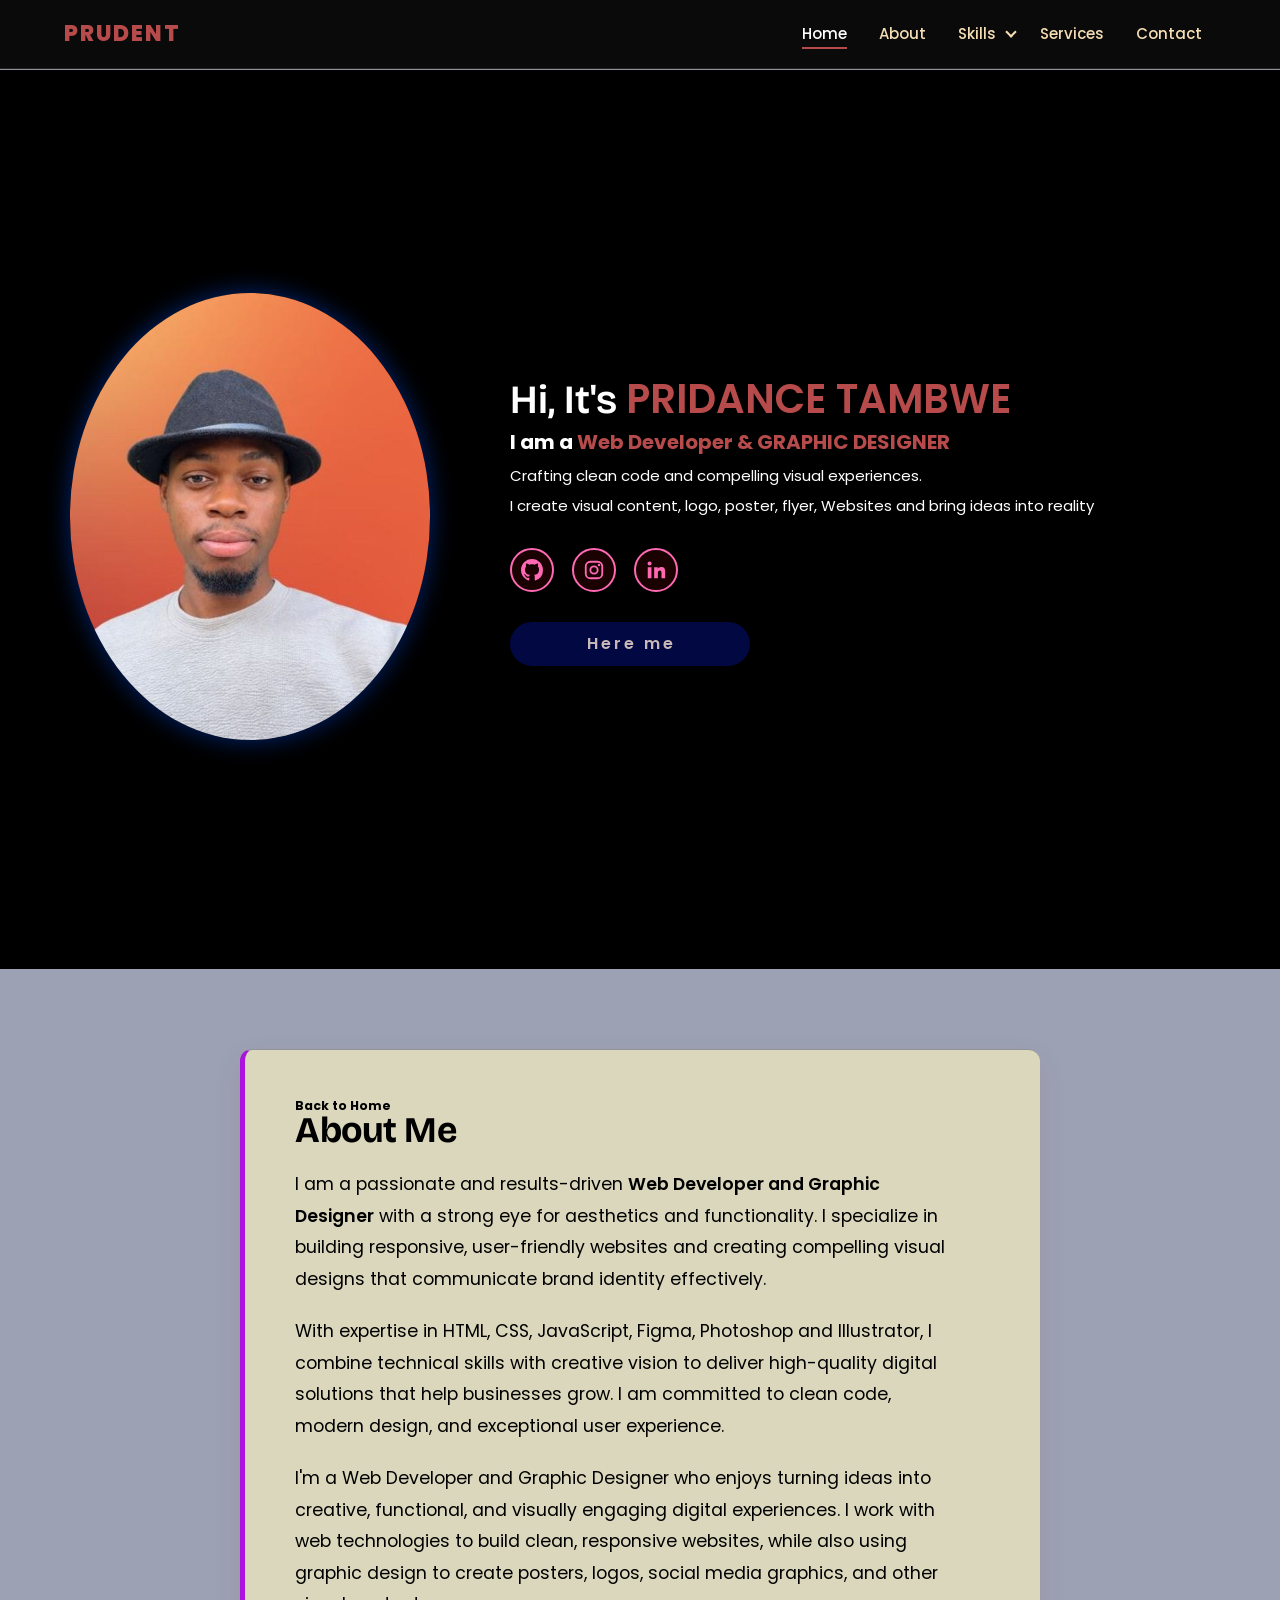
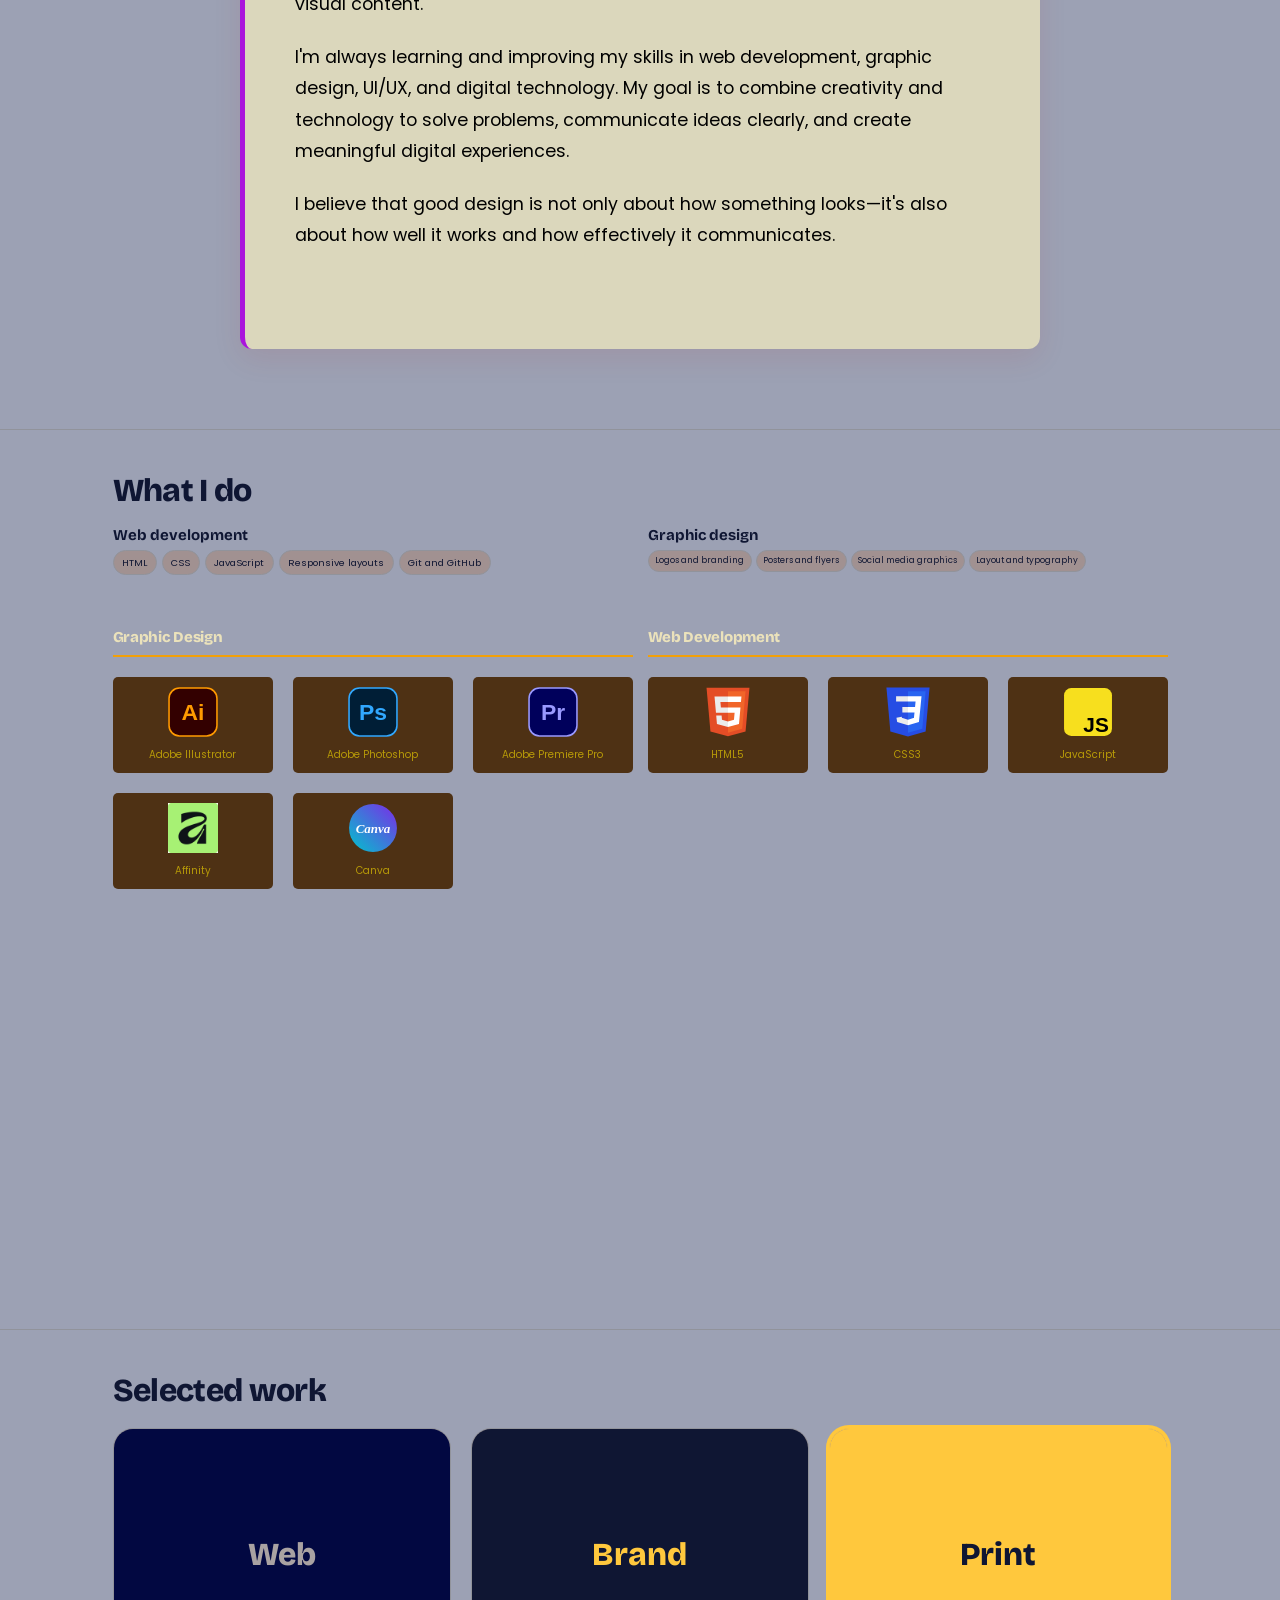
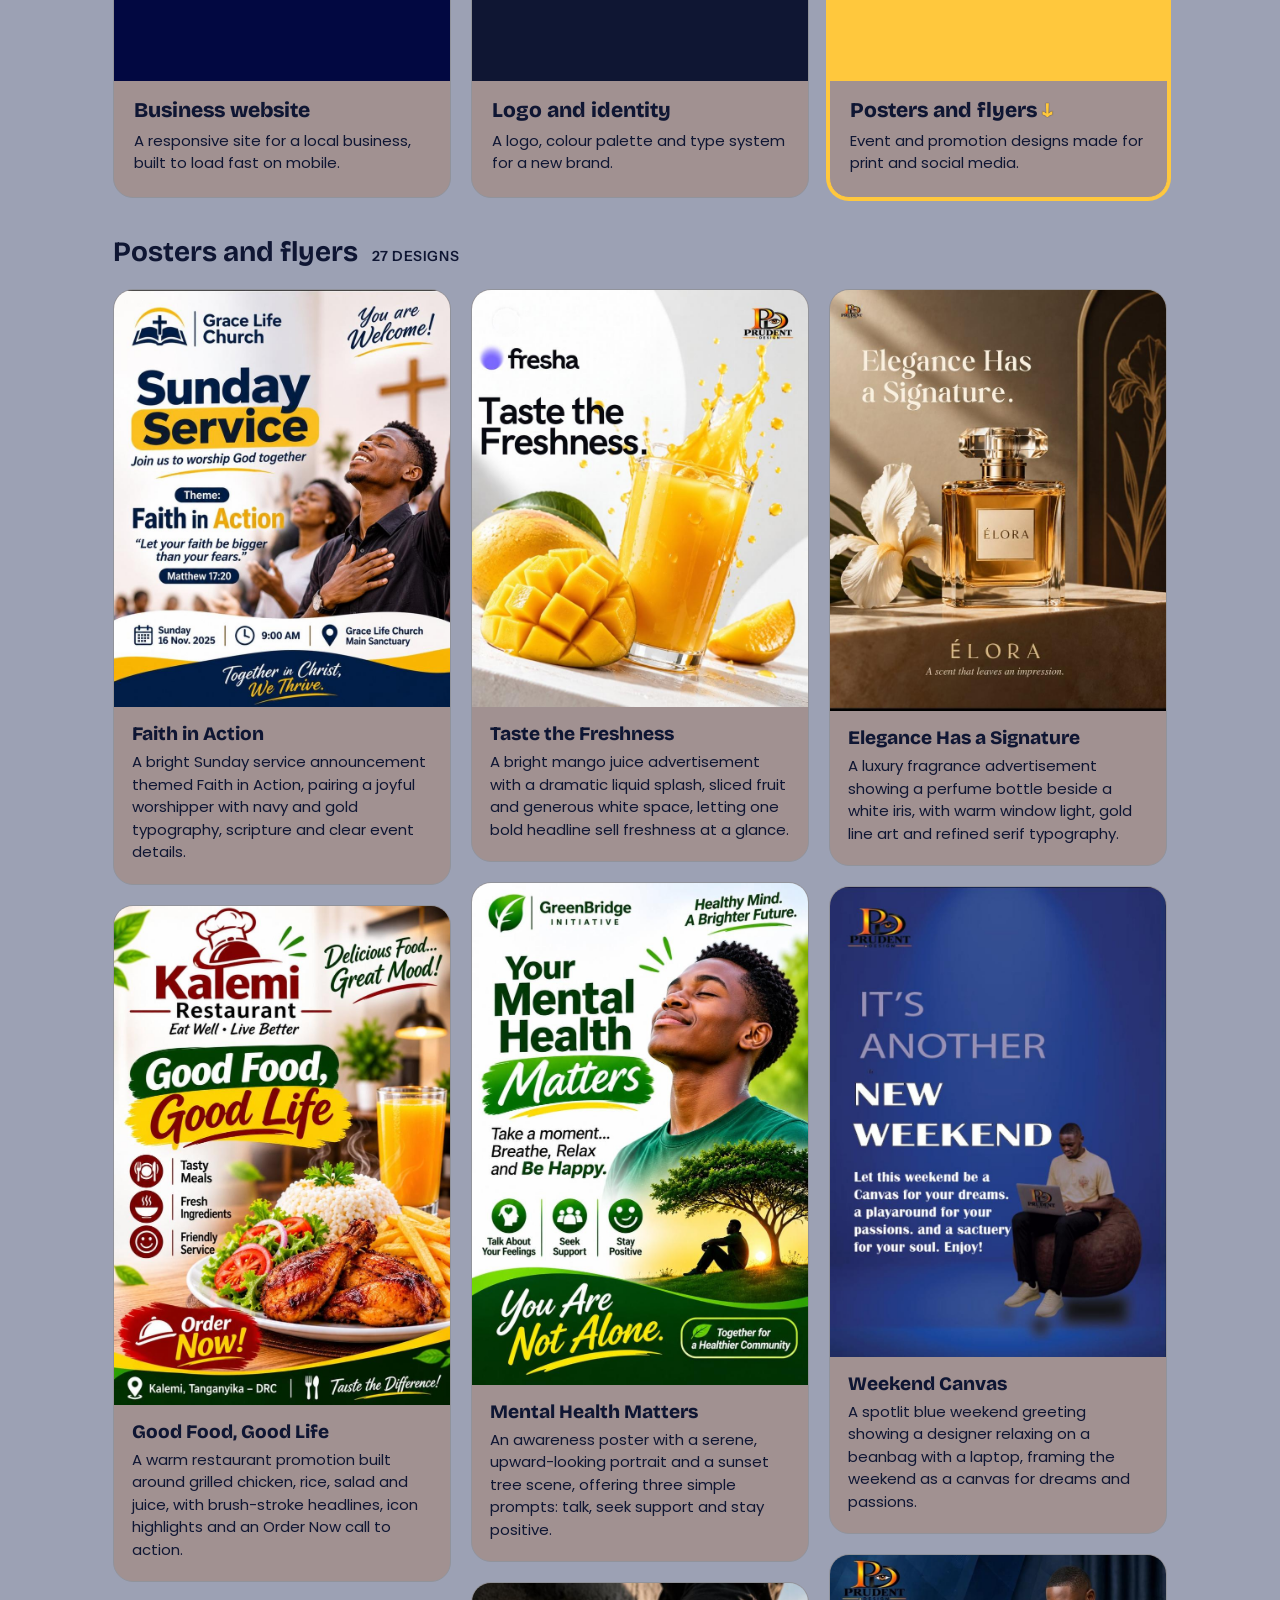
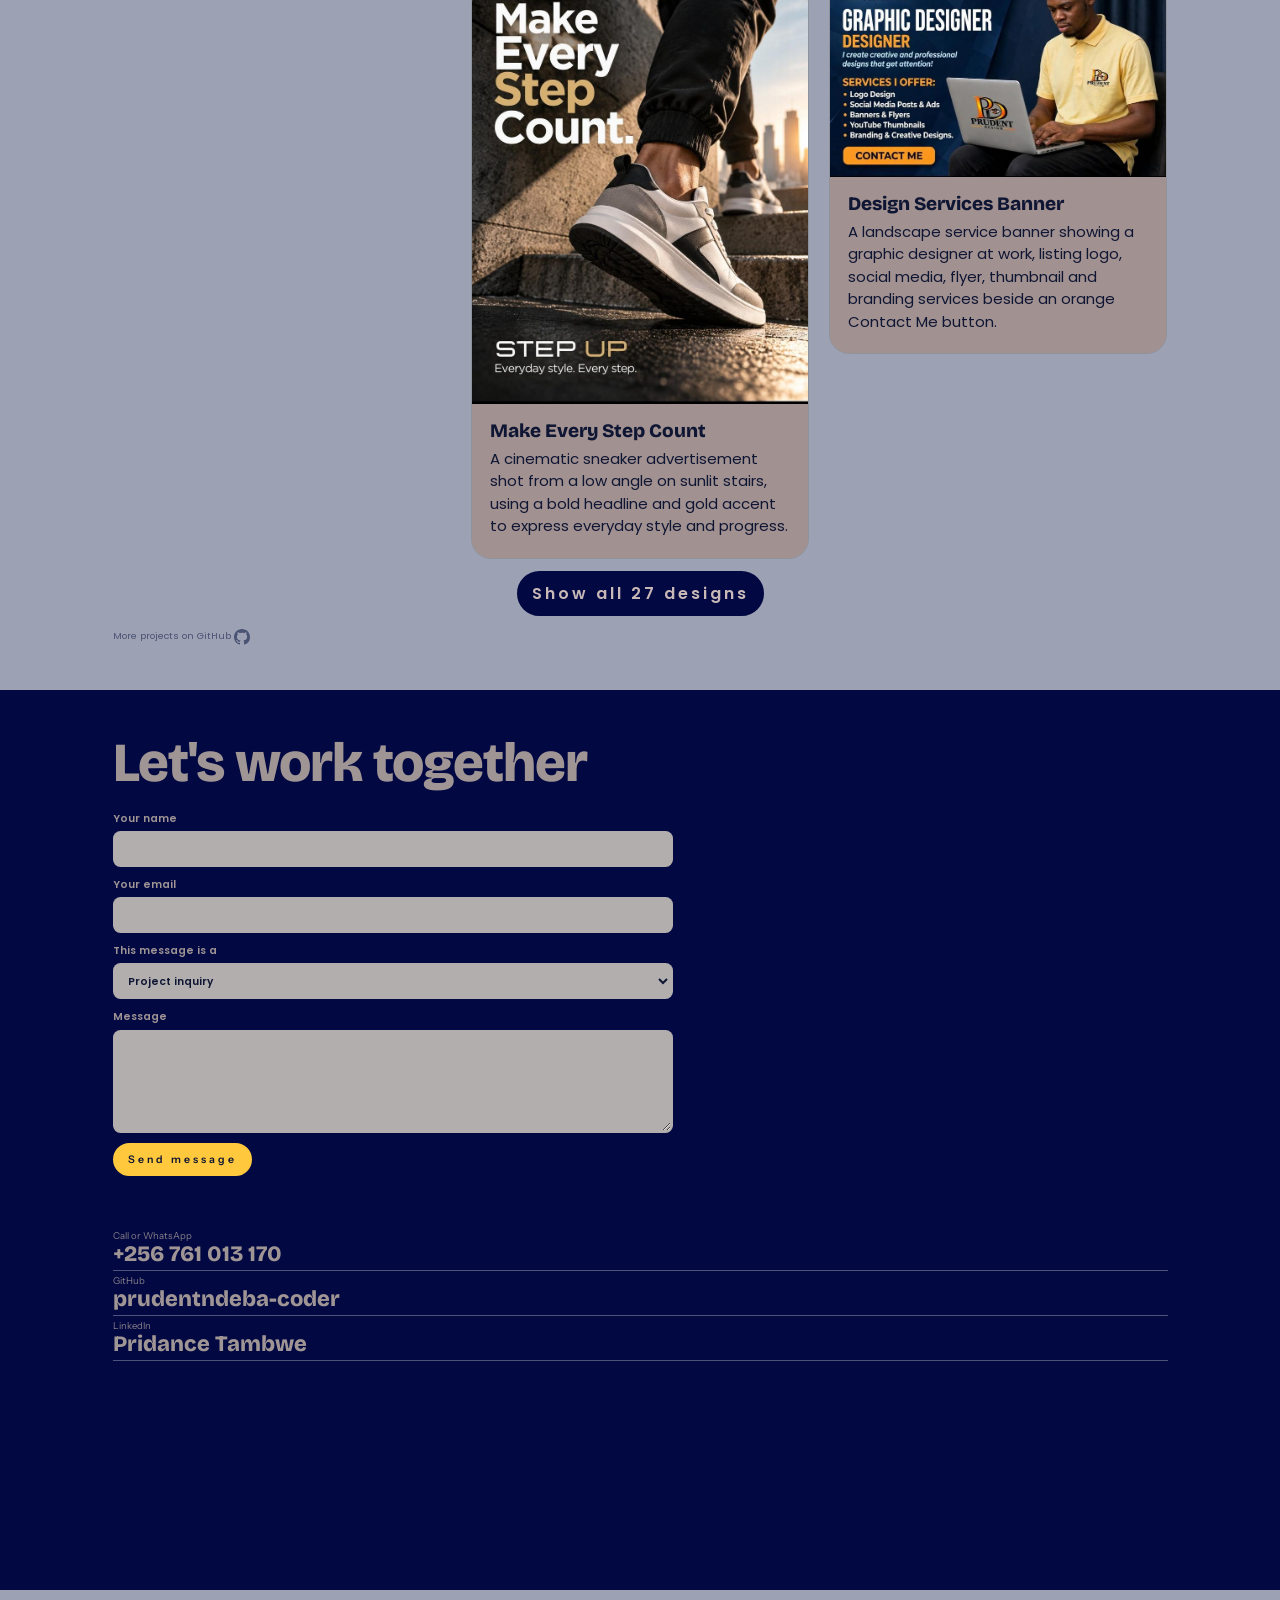
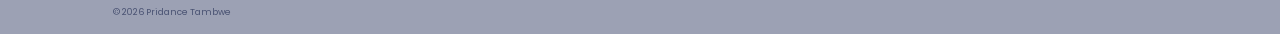
<file: index.html>
<!DOCTYPE html>
<html lang="en">

<head>
    <meta charset="UTF-8">
    <meta name="viewport" content="width=device-width, initial-scale=1.0">
    <link rel="preconnect" href="https://fonts.googleapis.com">
    <link rel="preconnect" href="https://fonts.gstatic.com" crossorigin>
    <link rel="stylesheet" href="https://fonts.googleapis.com/css2?family=Bricolage+Grotesque:wght@600;800&family=Instrument+Sans:wght@400;600&family=Poppins:wght@100;400;500;600;700;800&display=swap">
    <title>Pridance Tambwe | Web Developer & Graphic Designer</title>
    <link rel="stylesheet" href="style.css">
    <link rel="stylesheet" href="Styles.css">
    <link rel="stylesheet" href="nav.css">
    <link rel="stylesheet" href="work.css">
    <script src="nav.js" defer></script>
    <script src="work.js" defer></script>
</head>

<body class="Home-page">
    <header class="site-header">
    <div class="nav-inner">
      <a class="brand" href="index.html">PRUDENT</a>
      <button class="nav-toggle" type="button" aria-expanded="false" aria-controls="main-menu" aria-label="Open menu"><span></span></button>
      <nav class="main-nav" aria-label="Main">
        <ul id="main-menu">
        <li><a href="index.html" class="active" aria-current="page">Home</a></li>
        <li><a href="About.html">About</a></li>
        <li class="has-dropdown">
          <a href="Skills.html">Skills</a>
          <button class="dd-toggle" type="button" aria-expanded="false" aria-label="Show skills menu"></button>
          <ul class="dropdown">
            <li><a href="Skills.html#html">HTML</a></li>
            <li><a href="Skills.html#css">CSS</a></li>
            <li><a href="Skills.html#javascript">JavaScript</a></li>
            <li><a href="Skills.html#photoshop">Adobe Photoshop</a></li>
            <li><a href="Skills.html#illustrator">Adobe Illustrator</a></li>
            <li><a href="Skills.html#premiere">Adobe Premiere Pro</a></li>
            <li><a href="Skills.html#affinity">Affinity</a></li>
            <li><a href="Skills.html#canva">Canva</a></li>
          </ul>
        </li>
        <li><a href="Services.html">Services</a></li>
        <li><a href="Contact.html">Contact</a></li>
        </ul>
      </nav>
    </div>
  </header>
    <section class="home">
        <div class="home-img">
            <img src="portrait.jpg" alt="Portrait of Pridance Tambwe">
        </div>
        <div class="home-content">
            <h1>Hi, It's <span>PRIDANCE TAMBWE</span></h1>
            <h5>I am a <span>Web Developer & GRAPHIC DESIGNER
                </span></h5>
               <div class="tagline">
                <p>Crafting clean code and compelling visual experiences.</p>
                <p>I create visual content, logo, poster, flyer, Websites and bring ideas into reality</p>
            </div>
            <div class=" social-icons">
                <a href="https://github.com/prudentndeba-coder" aria-label="GitHub"><svg class="icon" viewBox="0 0 16 16" aria-hidden="true" focusable="false"><path fill="currentColor" d="M8 0C3.58 0 0 3.58 0 8c0 3.54 2.29 6.53 5.47 7.59.4.07.55-.17.55-.38 0-.19-.01-.82-.01-1.49-2.01.37-2.53-.49-2.69-.94-.09-.23-.48-.94-.82-1.13-.28-.15-.68-.52-.01-.53.63-.01 1.08.58 1.23.82.72 1.21 1.87.87 2.33.66.07-.52.28-.87.51-1.07-1.78-.2-3.64-.89-3.64-3.95 0-.87.31-1.59.82-2.15-.08-.2-.36-1.02.08-2.12 0 0 .67-.21 2.2.82.64-.18 1.32-.27 2-.27.68 0 1.36.09 2 .27 1.53-1.04 2.2-.82 2.2-.82.44 1.1.16 1.92.08 2.12.51.56.82 1.27.82 2.15 0 3.07-1.87 3.75-3.65 3.95.29.25.54.73.54 1.48 0 1.07-.01 1.93-.01 2.2 0 .21.15.46.55.38A8.013 8.013 0 0016 8c0-4.42-3.58-8-8-8z"/></svg></a>
                <a href="https://www.instagram.com/prudentndeba/" aria-label="Instagram"><svg class="icon" viewBox="0 0 24 24" aria-hidden="true" focusable="false"><rect x="3" y="3" width="18" height="18" rx="5" fill="none" stroke="currentColor" stroke-width="2"/><circle cx="12" cy="12" r="4" fill="none" stroke="currentColor" stroke-width="2"/><circle cx="17.5" cy="6.5" r="1.3" fill="currentColor"/></svg></a>
                <a href="https://www.linkedin.com/in/prudent-ndeba-33538540b?" aria-label="LinkedIn"><svg class="icon" viewBox="0 0 24 24" aria-hidden="true" focusable="false"><rect x="3" y="9" width="4" height="12" fill="currentColor"/><circle cx="5" cy="5" r="2.2" fill="currentColor"/><path fill="currentColor" d="M10 9h3.8v1.7c.6-1.1 2-2 3.9-2 3.4 0 4.3 2.2 4.3 5.1V21h-4v-6c0-1.4-.3-2.5-1.8-2.5S14 13.6 14 15v6h-4z"/></svg></a>




        </div>
        <a href="https://t.me/prudent_ndeba" class="btn">Here me</a>
        </div>
    </section>







    <section class="about">
        <h3><a href="index.html" class="back">Back to Home</a></h3>
        <h2>About Me</h2>
        <p>I am a passionate and results-driven <span>Web Developer and Graphic Designer</span> with a strong eye for aesthetics and functionality. I specialize in building responsive, user-friendly websites and creating compelling visual designs that communicate brand identity effectively.</p>
        <p>With expertise in HTML, CSS, JavaScript, Figma, Photoshop and Illustrator, I combine technical skills with creative vision to deliver high-quality digital solutions that help businesses grow. I am committed to clean code, modern design, and exceptional user experience.</p>
        <p>I'm a Web Developer and Graphic Designer who enjoys turning ideas into creative, functional, and visually engaging digital experiences. I work with web technologies to build clean, responsive websites, while also using graphic design to create posters, logos, social media graphics, and other visual content.</p>
        <p>I'm always learning and improving my skills in web development, graphic design, UI/UX, and digital technology. My goal is to combine creativity and technology to solve problems, communicate ideas clearly, and create meaningful digital experiences.</p>
        <p>I believe that good design is not only about how something looks—it's also about how well it works and how effectively it communicates.</p>

    </section>






    <section id="skills">
        <div class="wrap">
            <h2>What I do</h2>
            <div class="skills">
                <div>
                    <h3>Web development</h3>
                    <ul>
                        <li>HTML</li>
                        <li>CSS</li>
                        <li>JavaScript</li>
                        <li>Responsive layouts</li>
                        <li>Git and GitHub</li>
                    </ul>
                </div>
                <div>
                    <h3>Graphic design</h3>
                    <ul>
                        <li>Logos and branding</li>
                        <li>Posters and flyers</li>
                        <li>Social media graphics</li>
                        <li>Layout and typography</li>
                    </ul>
                </div>



                <div class="skills-category">
                    <h2>Graphic Design</h2>
                    <div class="skills-grid">
                        <div class="skill-item">
                            <img src="icon-illustrator.svg" alt="Adobe illustrator">
                            <span>Adobe Illustrator</span>
                        </div>
                        <div class="skill-item">
                            <img src="icon-photoshop.svg" alt="Adobe Photoshop">
                            <span>Adobe Photoshop</span>
                        </div>
                        <div class="skill-item">
                            <img src="icon-premiere.svg" alt="Adobe Premiere Pro">
                            <span>Adobe Premiere Pro</span>
                        </div>
                        <div class="skill-item">

                            <img src="icon-affinity.png" alt="Affinity">
                            <span>Affinity</span>
                        </div>
                        <div class="skill-item">
                            <img src="icon-canva.svg" alt="Canva">
                            <span>Canva</span>
                        </div>
                    </div>
                </div>
                <div class="skills-category">
                    <h2>Web Development</h2>
                    <div class="skills-grid">
                        <div class="skill-item">
                            <img src="icon-html5.svg" alt="">
                            <span>HTML5</span>
                        </div>
                        <div class="skill-item">
                            <img src="CSS.svg" alt="">
                            <span>CSS3</span>
                        </div>
                        <div class="skill-item">
                            <img src="icon-javascript.svg" alt="Javascript">
                            <span>JavaScript</span>
                        </div>
                    </div>
                </div>

    </div>
        </div>
    </section>








    <section id="work">
        <noscript><style>.work-panel[hidden],.gal-item[hidden]{display:block}.gal-more{display:none}</style></noscript>
        <div class="wrap">
            <h2>Selected work</h2>
            <div class="work work-tabs" role="tablist" aria-label="Project categories">
                <button class="proj work-tab" type="button" role="tab" id="tab-web" aria-controls="panel-web" aria-selected="false" tabindex="-1">
                    <span class="thumb t1">Web</span>
                    <span class="b">
                        <span class="h">Business website</span>
                        <span class="d">A responsive site for a local business, built to load fast on mobile.</span>
                    </span>
                </button>
                <button class="proj work-tab" type="button" role="tab" id="tab-brand" aria-controls="panel-brand" aria-selected="false" tabindex="-1">
                    <span class="thumb t2">Brand</span>
                    <span class="b">
                        <span class="h">Logo and identity</span>
                        <span class="d">A logo, colour palette and type system for a new brand.</span>
                    </span>
                </button>
                <button class="proj work-tab" type="button" role="tab" id="tab-print" aria-controls="panel-print" aria-selected="true" tabindex="0">
                    <span class="thumb t3">Print</span>
                    <span class="b">
                        <span class="h">Posters and flyers</span>
                        <span class="d">Event and promotion designs made for print and social media.</span>
                    </span>
                </button>
            </div>

            <div class="work-panels">
                <div class="work-panel" id="panel-web" role="tabpanel" aria-labelledby="tab-web" hidden>
                    <h3 class="panel-title">Business websites</h3>
                    <div class="web-grid">
                        <article class="web-card">
                            <a class="web-shot web-mock" href="https://hopeandskillscenter.my.canva.site/rise-women-empowerment-center-website" target="_blank" rel="noopener noreferrer" tabindex="-1" aria-hidden="true">
                                <div class="mock-bar"><i></i><i></i><i></i><div class="mock-url">hopeandskillscenter.my.canva.site</div></div>
                                <div class="mock-body">Rise Women Empowerment Center</div>
                                <img src="site-rise-women-empowerment-center.jpg" alt="Screenshot of Rise Women Empowerment Center" loading="lazy" decoding="async" onerror="this.remove()">
                            </a>
                            <div class="b">
                                <h4>Rise Women Empowerment Center</h4>
                                <p>Website for the Rise Women Empowerment Center, created and published with Canva, presenting the centre online.</p>
                                <a class="web-link" href="https://hopeandskillscenter.my.canva.site/rise-women-empowerment-center-website" target="_blank" rel="noopener noreferrer">View Live Website<span class="sr-only"> (opens in a new tab)</span></a>
                            </div>
                        </article>
                        <article class="web-card">
                            <a class="web-shot web-mock" href="https://hopeandskillscenter.my.canva.site/" target="_blank" rel="noopener noreferrer" tabindex="-1" aria-hidden="true">
                                <div class="mock-bar"><i></i><i></i><i></i><div class="mock-url">hopeandskillscenter.my.canva.site</div></div>
                                <div class="mock-body">Hope and Skills Center</div>
                                <img src="site-hope-and-skills-center.jpg" alt="Screenshot of Hope and Skills Center" loading="lazy" decoding="async" onerror="this.remove()">
                            </a>
                            <div class="b">
                                <h4>Hope and Skills Center</h4>
                                <p>Main website for the Hope and Skills Center, created and published with Canva, introducing the centre online.</p>
                                <a class="web-link" href="https://hopeandskillscenter.my.canva.site/" target="_blank" rel="noopener noreferrer">View Live Website<span class="sr-only"> (opens in a new tab)</span></a>
                            </div>
                        </article>
                        <article class="web-card">
                            <a class="web-shot web-mock" href="https://prudentndeba-coder.github.io/client-s-potfolio-with-other-website-project-done/" target="_blank" rel="noopener noreferrer" tabindex="-1" aria-hidden="true">
                                <div class="mock-bar"><i></i><i></i><i></i><div class="mock-url">prudentndeba-coder.github.io</div></div>
                                <div class="mock-body">Client Portfolio and Website Projects</div>
                                <img src="site-client-portfolio.jpg" alt="Screenshot of Client Portfolio and Website Projects" loading="lazy" decoding="async" onerror="this.remove()">
                            </a>
                            <div class="b">
                                <h4>Client Portfolio and Website Projects</h4>
                                <p>A client portfolio website published on GitHub Pages, presented together with other completed website projects.</p>
                                <a class="web-link" href="https://prudentndeba-coder.github.io/client-s-potfolio-with-other-website-project-done/" target="_blank" rel="noopener noreferrer">View Live Website<span class="sr-only"> (opens in a new tab)</span></a>
                            </div>
                        </article>
                    </div>
                </div>

                <div class="work-panel" id="panel-brand" role="tabpanel" aria-labelledby="tab-brand" hidden>
                    <h3 class="panel-title">Logo and identity</h3>
                    <div class="logo-grid">
                        <article class="logo-card">
                            <div class="logo-plate logo-light">
                                <img src="logo-prudent-design.png" width="900" height="559" alt="Prudent Design logo" loading="lazy" decoding="async">
                            </div>
                            <div class="b">
                                <h4>Prudent Design: The Watchful Monogram</h4>
                                <p>An orange-to-gold P and D monogram with a watching eye set inside the D, above a bold serif wordmark and fine orange rules.</p>
                            </div>
                        </article>
                        <article class="logo-card">
                            <div class="logo-plate logo-light">
                                <img src="logo-faithful-fellowship.png" width="439" height="449" alt="Faithful Fellowship logo" loading="lazy" decoding="async">
                            </div>
                            <div class="b">
                                <h4>Faithful Fellowship: Cross and Globe</h4>
                                <p>A cross rising through a mesh globe within a soft arc, drawn in cool sky-blue gradients above a spaced, light sans-serif wordmark.</p>
                            </div>
                        </article>
                        <article class="logo-card logo-wide">
                            <div class="logo-pair">
                                <div class="logo-plate logo-light">
                                    <img src="logo-german-ugandan-65-colour.png" width="1080" height="393" alt="Elephant and 65 logo, full colour" loading="lazy" decoding="async">
                                    <p class="plate-tag">Full colour</p>
                                </div>
                                <div class="logo-plate logo-light">
                                    <img src="logo-german-ugandan-65-bw.png" width="1080" height="316" alt="Elephant and 65 logo, black and white" loading="lazy" decoding="async">
                                    <p class="plate-tag">Black and white</p>
                                </div>
                            </div>
                            <div class="b">
                                <h4>Elephant and 65: Anniversary Mark</h4>
                                <p>An elephant raising its trunk beside a large 65 painted in German and Ugandan flag colours, shown in full colour and black and white.</p>
                            </div>
                        </article>
                        <article class="logo-card">
                            <div class="logo-plate logo-dark logo-flat">
                                <img src="logo-mindful-moments.png" width="394" height="450" alt="Mindful Moments logo" loading="lazy" decoding="async">
                            </div>
                            <div class="b">
                                <h4>Mindful Moments: Head and Cross</h4>
                                <p>A green profile head with a bold medical-style cross cut out of its centre, framed by a circular arc and a calm wordmark.</p>
                            </div>
                        </article>
                        <article class="logo-card">
                            <div class="logo-plate logo-dark">
                                <img src="logo-greenbriidge.png" width="862" height="302" alt="GreenBriidge logo" loading="lazy" decoding="async">
                            </div>
                            <div class="b">
                                <h4>GreenBriidge: Pillar Emblem</h4>
                                <p>A lime-green droplet shape holding an upright bridge pillar and angled chevrons, paired with a rounded wordmark on deep forest green.</p>
                            </div>
                        </article>
                    </div>
                </div>

                <div class="work-panel" id="panel-print" role="tabpanel" aria-labelledby="tab-print">
                    <h3 class="panel-title">Posters and flyers <span class="panel-count">27 designs</span></h3>
                    <div class="gallery">
                        <figure class="gal-item">
                            <button class="gal-open" type="button" data-full="poster-faith-in-action.jpg" data-w="800" data-h="994" data-title="Faith in Action" data-desc="A bright Sunday service announcement themed Faith in Action, pairing a joyful worshipper with navy and gold typography, scripture and clear event details." aria-label="View larger: Faith in Action">
                                <img src="poster-faith-in-action.jpg" width="800" height="994" alt="Faith in Action poster" loading="lazy" decoding="async">
                                <span class="gal-zoom" aria-hidden="true">View larger</span>
                            </button>
                            <figcaption>
                                <h4>Faith in Action</h4>
                                <p>A bright Sunday service announcement themed Faith in Action, pairing a joyful worshipper with navy and gold typography, scripture and clear event details.</p>
                            </figcaption>
                        </figure>
                        <figure class="gal-item">
                            <button class="gal-open" type="button" data-full="poster-good-food-good-life.jpg" data-w="800" data-h="1187" data-title="Good Food, Good Life" data-desc="A warm restaurant promotion built around grilled chicken, rice, salad and juice, with brush-stroke headlines, icon highlights and an Order Now call to action." aria-label="View larger: Good Food, Good Life">
                                <img src="poster-good-food-good-life.jpg" width="800" height="1187" alt="Good Food, Good Life poster" loading="lazy" decoding="async">
                                <span class="gal-zoom" aria-hidden="true">View larger</span>
                            </button>
                            <figcaption>
                                <h4>Good Food, Good Life</h4>
                                <p>A warm restaurant promotion built around grilled chicken, rice, salad and juice, with brush-stroke headlines, icon highlights and an Order Now call to action.</p>
                            </figcaption>
                        </figure>
                        <figure class="gal-item">
                            <button class="gal-open" type="button" data-full="poster-taste-freshness.jpg" data-w="800" data-h="994" data-title="Taste the Freshness" data-desc="A bright mango juice advertisement with a dramatic liquid splash, sliced fruit and generous white space, letting one bold headline sell freshness at a glance." aria-label="View larger: Taste the Freshness">
                                <img src="poster-taste-freshness.jpg" width="800" height="994" alt="Taste the Freshness poster" loading="lazy" decoding="async">
                                <span class="gal-zoom" aria-hidden="true">View larger</span>
                            </button>
                            <figcaption>
                                <h4>Taste the Freshness</h4>
                                <p>A bright mango juice advertisement with a dramatic liquid splash, sliced fruit and generous white space, letting one bold headline sell freshness at a glance.</p>
                            </figcaption>
                        </figure>
                        <figure class="gal-item">
                            <button class="gal-open" type="button" data-full="poster-mental-health-matters.jpg" data-w="800" data-h="1193" data-title="Mental Health Matters" data-desc="An awareness poster with a serene, upward-looking portrait and a sunset tree scene, offering three simple prompts: talk, seek support and stay positive." aria-label="View larger: Mental Health Matters">
                                <img src="poster-mental-health-matters.jpg" width="800" height="1193" alt="Mental Health Matters poster" loading="lazy" decoding="async">
                                <span class="gal-zoom" aria-hidden="true">View larger</span>
                            </button>
                            <figcaption>
                                <h4>Mental Health Matters</h4>
                                <p>An awareness poster with a serene, upward-looking portrait and a sunset tree scene, offering three simple prompts: talk, seek support and stay positive.</p>
                            </figcaption>
                        </figure>
                        <figure class="gal-item">
                            <button class="gal-open" type="button" data-full="poster-step-up.jpg" data-w="800" data-h="1001" data-title="Make Every Step Count" data-desc="A cinematic sneaker advertisement shot from a low angle on sunlit stairs, using a bold headline and gold accent to express everyday style and progress." aria-label="View larger: Make Every Step Count">
                                <img src="poster-step-up.jpg" width="800" height="1001" alt="Make Every Step Count poster" loading="lazy" decoding="async">
                                <span class="gal-zoom" aria-hidden="true">View larger</span>
                            </button>
                            <figcaption>
                                <h4>Make Every Step Count</h4>
                                <p>A cinematic sneaker advertisement shot from a low angle on sunlit stairs, using a bold headline and gold accent to express everyday style and progress.</p>
                            </figcaption>
                        </figure>
                        <figure class="gal-item">
                            <button class="gal-open" type="button" data-full="poster-elora-signature.jpg" data-w="800" data-h="1003" data-title="Elegance Has a Signature" data-desc="A luxury fragrance advertisement showing a perfume bottle beside a white iris, with warm window light, gold line art and refined serif typography." aria-label="View larger: Elegance Has a Signature">
                                <img src="poster-elora-signature.jpg" width="800" height="1003" alt="Elegance Has a Signature poster" loading="lazy" decoding="async">
                                <span class="gal-zoom" aria-hidden="true">View larger</span>
                            </button>
                            <figcaption>
                                <h4>Elegance Has a Signature</h4>
                                <p>A luxury fragrance advertisement showing a perfume bottle beside a white iris, with warm window light, gold line art and refined serif typography.</p>
                            </figcaption>
                        </figure>
                        <figure class="gal-item">
                            <button class="gal-open" type="button" data-full="poster-weekend-canvas.jpg" data-w="800" data-h="1118" data-title="Weekend Canvas" data-desc="A spotlit blue weekend greeting showing a designer relaxing on a beanbag with a laptop, framing the weekend as a canvas for dreams and passions." aria-label="View larger: Weekend Canvas">
                                <img src="poster-weekend-canvas.jpg" width="800" height="1118" alt="Weekend Canvas poster" loading="lazy" decoding="async">
                                <span class="gal-zoom" aria-hidden="true">View larger</span>
                            </button>
                            <figcaption>
                                <h4>Weekend Canvas</h4>
                                <p>A spotlit blue weekend greeting showing a designer relaxing on a beanbag with a laptop, framing the weekend as a canvas for dreams and passions.</p>
                            </figcaption>
                        </figure>
                        <figure class="gal-item">
                            <button class="gal-open" type="button" data-full="poster-designer-services-banner.jpg" data-w="800" data-h="527" data-title="Design Services Banner" data-desc="A landscape service banner showing a graphic designer at work, listing logo, social media, flyer, thumbnail and branding services beside an orange Contact Me button." aria-label="View larger: Design Services Banner">
                                <img src="poster-designer-services-banner.jpg" width="800" height="527" alt="Design Services Banner poster" loading="lazy" decoding="async">
                                <span class="gal-zoom" aria-hidden="true">View larger</span>
                            </button>
                            <figcaption>
                                <h4>Design Services Banner</h4>
                                <p>A landscape service banner showing a graphic designer at work, listing logo, social media, flyer, thumbnail and branding services beside an orange Contact Me button.</p>
                            </figcaption>
                        </figure>
                        <figure class="gal-item" data-extra hidden>
                            <button class="gal-open" type="button" data-full="poster-calendar-2027.jpg" data-w="607" data-h="845" data-title="Calendrier 2027" data-desc="A French-language 2027 wall calendar headlined &#x27;a blessed year of transformation&#x27;, with twelve compact month grids and contact details along the footer." aria-label="View larger: Calendrier 2027">
                                <img src="poster-calendar-2027.jpg" width="607" height="845" alt="Calendrier 2027 poster" loading="lazy" decoding="async">
                                <span class="gal-zoom" aria-hidden="true">View larger</span>
                            </button>
                            <figcaption>
                                <h4>Calendrier 2027</h4>
                                <p>A French-language 2027 wall calendar headlined &#x27;a blessed year of transformation&#x27;, with twelve compact month grids and contact details along the footer.</p>
                            </figcaption>
                        </figure>
                        <figure class="gal-item" data-extra hidden>
                            <button class="gal-open" type="button" data-full="poster-clean-city-drive.jpg" data-w="800" data-h="1195" data-title="Clean City Drive" data-desc="A community clean-up poster showing smiling volunteers in a park, with a bold overlapping headline and icon-led time, date and location details below." aria-label="View larger: Clean City Drive">
                                <img src="poster-clean-city-drive.jpg" width="800" height="1195" alt="Clean City Drive poster" loading="lazy" decoding="async">
                                <span class="gal-zoom" aria-hidden="true">View larger</span>
                            </button>
                            <figcaption>
                                <h4>Clean City Drive</h4>
                                <p>A community clean-up poster showing smiling volunteers in a park, with a bold overlapping headline and icon-led time, date and location details below.</p>
                            </figcaption>
                        </figure>
                        <figure class="gal-item" data-extra hidden>
                            <button class="gal-open" type="button" data-full="poster-eggs-and-chickens.jpg" data-w="800" data-h="1010" data-title="Quality Eggs, Healthy Chickens" data-desc="A poultry farm promotion pairing a basket of fresh eggs with a proud hen, plus three icon benefits and a Partner with Us button." aria-label="View larger: Quality Eggs, Healthy Chickens">
                                <img src="poster-eggs-and-chickens.jpg" width="800" height="1010" alt="Quality Eggs, Healthy Chickens poster" loading="lazy" decoding="async">
                                <span class="gal-zoom" aria-hidden="true">View larger</span>
                            </button>
                            <figcaption>
                                <h4>Quality Eggs, Healthy Chickens</h4>
                                <p>A poultry farm promotion pairing a basket of fresh eggs with a proud hen, plus three icon benefits and a Partner with Us button.</p>
                            </figcaption>
                        </figure>
                        <figure class="gal-item" data-extra hidden>
                            <button class="gal-open" type="button" data-full="poster-uganda-discoveries.jpg" data-w="800" data-h="1129" data-title="Endless Discoveries" data-desc="A Uganda tourism poster with an elephant crossing the savannah as safari vehicles follow, elegant serif typography and a flag-marked Visit Uganda sign-off." aria-label="View larger: Endless Discoveries">
                                <img src="poster-uganda-discoveries.jpg" width="800" height="1129" alt="Endless Discoveries poster" loading="lazy" decoding="async">
                                <span class="gal-zoom" aria-hidden="true">View larger</span>
                            </button>
                            <figcaption>
                                <h4>Endless Discoveries</h4>
                                <p>A Uganda tourism poster with an elephant crossing the savannah as safari vehicles follow, elegant serif typography and a flag-marked Visit Uganda sign-off.</p>
                            </figcaption>
                        </figure>
                        <figure class="gal-item" data-extra hidden>
                            <button class="gal-open" type="button" data-full="poster-mentor-birthday.jpg" data-w="800" data-h="1205" data-title="Mentor&#x27;s Birthday Tribute" data-desc="A green and white birthday tribute with a circular portrait, a ribbon banner reading My Mentor, and a gift box wishing guidance and blessings." aria-label="View larger: Mentor&#x27;s Birthday Tribute">
                                <img src="poster-mentor-birthday.jpg" width="800" height="1205" alt="Mentor&#x27;s Birthday Tribute poster" loading="lazy" decoding="async">
                                <span class="gal-zoom" aria-hidden="true">View larger</span>
                            </button>
                            <figcaption>
                                <h4>Mentor&#x27;s Birthday Tribute</h4>
                                <p>A green and white birthday tribute with a circular portrait, a ribbon banner reading My Mentor, and a gift box wishing guidance and blessings.</p>
                            </figcaption>
                        </figure>
                        <figure class="gal-item" data-extra hidden>
                            <button class="gal-open" type="button" data-full="poster-monday-motivation.jpg" data-w="800" data-h="987" data-title="Monday Motivation" data-desc="A teal Monday motivation post framing a surprised, hoodie-wearing portrait inside a bold geometric letter shape, paired with an empowering quote about believing in yourself." aria-label="View larger: Monday Motivation">
                                <img src="poster-monday-motivation.jpg" width="800" height="987" alt="Monday Motivation poster" loading="lazy" decoding="async">
                                <span class="gal-zoom" aria-hidden="true">View larger</span>
                            </button>
                            <figcaption>
                                <h4>Monday Motivation</h4>
                                <p>A teal Monday motivation post framing a surprised, hoodie-wearing portrait inside a bold geometric letter shape, paired with an empowering quote about believing in yourself.</p>
                            </figcaption>
                        </figure>
                        <figure class="gal-item" data-extra hidden>
                            <button class="gal-open" type="button" data-full="poster-listen-with-curiosity.jpg" data-w="800" data-h="1144" data-title="Listen with Curiosity" data-desc="A workplace communication poster showing a diverse group in friendly conversation, with a clean two-tone headline and a curved navy panel promoting respect across cultures." aria-label="View larger: Listen with Curiosity">
                                <img src="poster-listen-with-curiosity.jpg" width="800" height="1144" alt="Listen with Curiosity poster" loading="lazy" decoding="async">
                                <span class="gal-zoom" aria-hidden="true">View larger</span>
                            </button>
                            <figcaption>
                                <h4>Listen with Curiosity</h4>
                                <p>A workplace communication poster showing a diverse group in friendly conversation, with a clean two-tone headline and a curved navy panel promoting respect across cultures.</p>
                            </figcaption>
                        </figure>
                        <figure class="gal-item" data-extra hidden>
                            <button class="gal-open" type="button" data-full="poster-december-greeting.jpg" data-w="800" data-h="818" data-title="Joyful December" data-desc="A seasonal greeting poster pairing a laughing, headphone-wearing portrait with bold magenta lettering over a dark, neon-streaked backdrop, welcoming December with creative energy." aria-label="View larger: Joyful December">
                                <img src="poster-december-greeting.jpg" width="800" height="818" alt="Joyful December poster" loading="lazy" decoding="async">
                                <span class="gal-zoom" aria-hidden="true">View larger</span>
                            </button>
                            <figcaption>
                                <h4>Joyful December</h4>
                                <p>A seasonal greeting poster pairing a laughing, headphone-wearing portrait with bold magenta lettering over a dark, neon-streaked backdrop, welcoming December with creative energy.</p>
                            </figcaption>
                        </figure>
                        <figure class="gal-item" data-extra hidden>
                            <button class="gal-open" type="button" data-full="poster-super-delicious-menu.jpg" data-w="800" data-h="1052" data-title="Super Delicious Menu" data-desc="A dark, high-contrast fast-food promotion centred on a crispy chicken burger, with speech-bubble callouts for free home delivery and a half-price offer." aria-label="View larger: Super Delicious Menu">
                                <img src="poster-super-delicious-menu.jpg" width="800" height="1052" alt="Super Delicious Menu poster" loading="lazy" decoding="async">
                                <span class="gal-zoom" aria-hidden="true">View larger</span>
                            </button>
                            <figcaption>
                                <h4>Super Delicious Menu</h4>
                                <p>A dark, high-contrast fast-food promotion centred on a crispy chicken burger, with speech-bubble callouts for free home delivery and a half-price offer.</p>
                            </figcaption>
                        </figure>
                        <figure class="gal-item" data-extra hidden>
                            <button class="gal-open" type="button" data-full="poster-supermarket-promo.jpg" data-w="800" data-h="1163" data-title="Super Delicious, Every Day" data-desc="A bright yellow supermarket promotion featuring glazed wings, a red discount burst and a gold satisfaction seal, ending with an order-now banner." aria-label="View larger: Super Delicious, Every Day">
                                <img src="poster-supermarket-promo.jpg" width="800" height="1163" alt="Super Delicious, Every Day poster" loading="lazy" decoding="async">
                                <span class="gal-zoom" aria-hidden="true">View larger</span>
                            </button>
                            <figcaption>
                                <h4>Super Delicious, Every Day</h4>
                                <p>A bright yellow supermarket promotion featuring glazed wings, a red discount burst and a gold satisfaction seal, ending with an order-now banner.</p>
                            </figcaption>
                        </figure>
                        <figure class="gal-item" data-extra hidden>
                            <button class="gal-open" type="button" data-full="poster-green-chair-hiring.jpg" data-w="800" data-h="796" data-title="The One Green Chair" data-desc="A recruitment post for a graphics designer role using a single green chair among white ones to symbolise the standout candidate on a dark background." aria-label="View larger: The One Green Chair">
                                <img src="poster-green-chair-hiring.jpg" width="800" height="796" alt="The One Green Chair poster" loading="lazy" decoding="async">
                                <span class="gal-zoom" aria-hidden="true">View larger</span>
                            </button>
                            <figcaption>
                                <h4>The One Green Chair</h4>
                                <p>A recruitment post for a graphics designer role using a single green chair among white ones to symbolise the standout candidate on a dark background.</p>
                            </figcaption>
                        </figure>
                        <figure class="gal-item" data-extra hidden>
                            <button class="gal-open" type="button" data-full="poster-ai-your-job.jpg" data-w="800" data-h="450" data-title="Is AI Taking Your Job?" data-desc="A video thumbnail pairing oversized white type with a glowing blue network sphere on a dark circuit backdrop to provoke curiosity about AI and work." aria-label="View larger: Is AI Taking Your Job?">
                                <img src="poster-ai-your-job.jpg" width="800" height="450" alt="Is AI Taking Your Job? poster" loading="lazy" decoding="async">
                                <span class="gal-zoom" aria-hidden="true">View larger</span>
                            </button>
                            <figcaption>
                                <h4>Is AI Taking Your Job?</h4>
                                <p>A video thumbnail pairing oversized white type with a glowing blue network sphere on a dark circuit backdrop to provoke curiosity about AI and work.</p>
                            </figcaption>
                        </figure>
                        <figure class="gal-item" data-extra hidden>
                            <button class="gal-open" type="button" data-full="poster-skills-new-currency.jpg" data-w="800" data-h="798" data-title="Skills Are the New Currency" data-desc="A motivational skills poster showing a hand placing the final wooden letter block onto a rising stair of blocks, under a bold headline." aria-label="View larger: Skills Are the New Currency">
                                <img src="poster-skills-new-currency.jpg" width="800" height="798" alt="Skills Are the New Currency poster" loading="lazy" decoding="async">
                                <span class="gal-zoom" aria-hidden="true">View larger</span>
                            </button>
                            <figcaption>
                                <h4>Skills Are the New Currency</h4>
                                <p>A motivational skills poster showing a hand placing the final wooden letter block onto a rising stair of blocks, under a bold headline.</p>
                            </figcaption>
                        </figure>
                        <figure class="gal-item" data-extra hidden>
                            <button class="gal-open" type="button" data-full="poster-happy-new-month-splash.jpg" data-w="800" data-h="1131" data-title="Happy New Month Splash" data-desc="A month-opening greeting built around a cola bottle and a splashing iced glass, set against a deep red backdrop covered in condensation droplets." aria-label="View larger: Happy New Month Splash">
                                <img src="poster-happy-new-month-splash.jpg" width="800" height="1131" alt="Happy New Month Splash poster" loading="lazy" decoding="async">
                                <span class="gal-zoom" aria-hidden="true">View larger</span>
                            </button>
                            <figcaption>
                                <h4>Happy New Month Splash</h4>
                                <p>A month-opening greeting built around a cola bottle and a splashing iced glass, set against a deep red backdrop covered in condensation droplets.</p>
                            </figcaption>
                        </figure>
                        <figure class="gal-item" data-extra hidden>
                            <button class="gal-open" type="button" data-full="poster-golden-crust-offer.jpg" data-w="800" data-h="1131" data-title="Golden Crust Offer" data-desc="A sunny yellow bakery promotion with two bread photographs, a red discount burst, a gold satisfaction seal and an email order banner at the bottom." aria-label="View larger: Golden Crust Offer">
                                <img src="poster-golden-crust-offer.jpg" width="800" height="1131" alt="Golden Crust Offer poster" loading="lazy" decoding="async">
                                <span class="gal-zoom" aria-hidden="true">View larger</span>
                            </button>
                            <figcaption>
                                <h4>Golden Crust Offer</h4>
                                <p>A sunny yellow bakery promotion with two bread photographs, a red discount burst, a gold satisfaction seal and an email order banner at the bottom.</p>
                            </figcaption>
                        </figure>
                        <figure class="gal-item" data-extra hidden>
                            <button class="gal-open" type="button" data-full="poster-graphic-dialogue.jpg" data-w="800" data-h="1021" data-title="Typographic Dialogue" data-desc="A black and white typographic poster that stacks and slices oversized letters into a staircase, balanced by a tiered list of names and event details." aria-label="View larger: Typographic Dialogue">
                                <img src="poster-graphic-dialogue.jpg" width="800" height="1021" alt="Typographic Dialogue poster" loading="lazy" decoding="async">
                                <span class="gal-zoom" aria-hidden="true">View larger</span>
                            </button>
                            <figcaption>
                                <h4>Typographic Dialogue</h4>
                                <p>A black and white typographic poster that stacks and slices oversized letters into a staircase, balanced by a tiered list of names and event details.</p>
                            </figcaption>
                        </figure>
                        <figure class="gal-item" data-extra hidden>
                            <button class="gal-open" type="button" data-full="poster-photography-capturing-moments.jpg" data-w="800" data-h="1274" data-title="Capturing Moments, Telling Stories" data-desc="A bold photography promo in navy and gold, pairing a confident portrait of a photographer with his camera and a list of services: portraits, events and creative storytelling." aria-label="View larger: Capturing Moments, Telling Stories">
                                <img src="poster-photography-capturing-moments.jpg" width="800" height="1274" alt="Capturing Moments, Telling Stories poster" loading="lazy" decoding="async">
                                <span class="gal-zoom" aria-hidden="true">View larger</span>
                            </button>
                            <figcaption>
                                <h4>Capturing Moments, Telling Stories</h4>
                                <p>A bold photography promo in navy and gold, pairing a confident portrait of a photographer with his camera and a list of services: portraits, events and creative storytelling.</p>
                            </figcaption>
                        </figure>
                        <figure class="gal-item" data-extra hidden>
                            <button class="gal-open" type="button" data-full="poster-photography-in-action.jpg" data-w="800" data-h="550" data-title="Photography in Action" data-desc="A landscape poster showing a hands-on photography session, with several photographers framing shots side by side under a bold title and a Learning By Doing tagline." aria-label="View larger: Photography in Action">
                                <img src="poster-photography-in-action.jpg" width="800" height="550" alt="Photography in Action poster" loading="lazy" decoding="async">
                                <span class="gal-zoom" aria-hidden="true">View larger</span>
                            </button>
                            <figcaption>
                                <h4>Photography in Action</h4>
                                <p>A landscape poster showing a hands-on photography session, with several photographers framing shots side by side under a bold title and a Learning By Doing tagline.</p>
                            </figcaption>
                        </figure>
                        <figure class="gal-item" data-extra hidden>
                            <button class="gal-open" type="button" data-full="poster-photography-behind-the-lens.jpg" data-w="800" data-h="1314" data-title="Behind the Lens" data-desc="A navy and gold framed poster of a photographer concentrating on his shot, with a large gold headline and a Focused, Professional, Passionate sign-off." aria-label="View larger: Behind the Lens">
                                <img src="poster-photography-behind-the-lens.jpg" width="800" height="1314" alt="Behind the Lens poster" loading="lazy" decoding="async">
                                <span class="gal-zoom" aria-hidden="true">View larger</span>
                            </button>
                            <figcaption>
                                <h4>Behind the Lens</h4>
                                <p>A navy and gold framed poster of a photographer concentrating on his shot, with a large gold headline and a Focused, Professional, Passionate sign-off.</p>
                            </figcaption>
                        </figure>
                    </div>
                    <div class="gal-more">
                        <button class="btn gal-toggle" type="button" aria-expanded="false" data-more="Show all 27 designs" data-less="Show fewer">Show all 27 designs</button>
                    </div>
                </div>
            </div>

            <p class="note">More projects on <a href="https://github.com/prudentndeba-coder">GitHub <svg class="icon" viewBox="0 0 16 16" aria-hidden="true" focusable="false"><path fill="currentColor" d="M8 0C3.58 0 0 3.58 0 8c0 3.54 2.29 6.53 5.47 7.59.4.07.55-.17.55-.38 0-.19-.01-.82-.01-1.49-2.01.37-2.53-.49-2.69-.94-.09-.23-.48-.94-.82-1.13-.28-.15-.68-.52-.01-.53.63-.01 1.08.58 1.23.82.72 1.21 1.87.87 2.33.66.07-.52.28-.87.51-1.07-1.78-.2-3.64-.89-3.64-3.95 0-.87.31-1.59.82-2.15-.08-.2-.36-1.02.08-2.12 0 0 .67-.21 2.2.82.64-.18 1.32-.27 2-.27.68 0 1.36.09 2 .27 1.53-1.04 2.2-.82 2.2-.82.44 1.1.16 1.92.08 2.12.51.56.82 1.27.82 2.15 0 3.07-1.87 3.75-3.65 3.95.29.25.54.73.54 1.48 0 1.07-.01 1.93-.01 2.2 0 .21.15.46.55.38A8.013 8.013 0 0016 8c0-4.42-3.58-8-8-8z"/></svg></a> </p>
        </div>

        <dialog class="lightbox" id="lightbox" aria-label="Enlarged design">
            <button class="lb-close" type="button" aria-label="Close">&times;</button>
            <button class="lb-nav lb-prev" type="button" aria-label="Previous design">&#8249;</button>
            <button class="lb-nav lb-next" type="button" aria-label="Next design">&#8250;</button>
            <figure class="lb-fig">
                <img class="lb-img" alt="">
                <figcaption><strong class="lb-title"></strong><span class="lb-desc"></span></figcaption>
            </figure>
        </dialog>
    </section>









    <section id="contact" class="contact">
        <div class="wrap">
            <h2>Let's work together</h2>
            <form id="f" class="form">
                <label>Your name<input name="name" required autocomplete="name"></label>
                <label>Your email<input name="email" type="email" required autocomplete="email"></label>
                <label>This message is a<select name="kind">
                        <option>Project inquiry</option>
                        <option>Feedback</option>
                        <option>Other</option>
                    </select></label>
                <label>Message<textarea name="msg" rows="5" required></textarea></label>
                <button class="btn" type="submit">Send message</button>

                <!-- This element will hold our beautiful thank you message -->
                <p id="st" role="status"></p>
            </form>
            <a href="tel:+256761013170"><small>Call or WhatsApp</small>+256 761 013 170</a>
            <a href="https://github.com/prudentndeba-coder"><small>GitHub</small>prudentndeba-coder</a>
            <a href="https://www.linkedin.com/in/pridance-tambwe-33538540b"><small>LinkedIn</small>Pridance Tambwe</a>
        </div>
    </section>
    <footer>
        <div class="wrap">&copy; 2026 Pridance Tambwe</div>
    </footer>

    <script src="contact.js" defer></script>
</body>

</html>
</file>
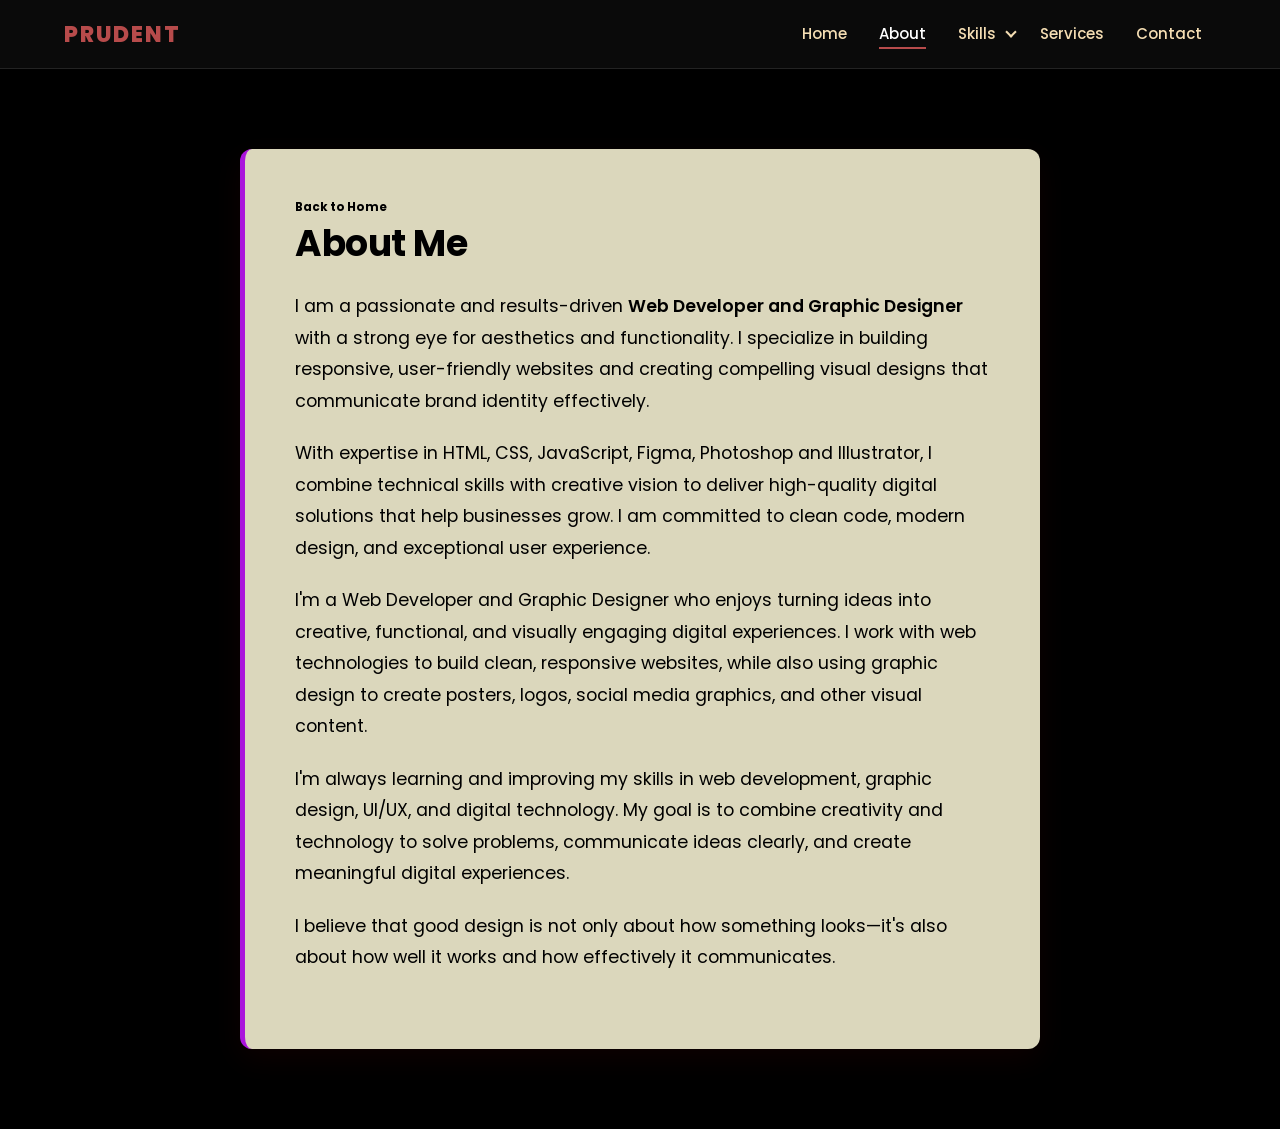
<file: About.html>
<!DOCTYPE html>
<html lang="en">

<head>
    <meta charset="UTF-8">
    <meta name="viewport" content="width=device-width, initial-scale=1.0">
    <link rel="stylesheet" href="style.css">
    <link rel="stylesheet" href="nav.css">
    <script src="nav.js" defer></script>
    <link rel="preconnect" href="https://fonts.googleapis.com">
    <link rel="preconnect" href="https://fonts.gstatic.com" crossorigin>
    <link rel="stylesheet" href="https://fonts.googleapis.com/css2?family=Bricolage+Grotesque:wght@600;800&family=Instrument+Sans:wght@400;600&family=Poppins:wght@100;400;500;600;700;800&display=swap">
    <title>PRIDANCE TAMBWE</title>
</head>

<body>
    <header class="site-header">
    <div class="nav-inner">
      <a class="brand" href="index.html">PRUDENT</a>
      <button class="nav-toggle" type="button" aria-expanded="false" aria-controls="main-menu" aria-label="Open menu"><span></span></button>
      <nav class="main-nav" aria-label="Main">
        <ul id="main-menu">
        <li><a href="index.html">Home</a></li>
        <li><a href="About.html" class="active" aria-current="page">About</a></li>
        <li class="has-dropdown">
          <a href="Skills.html">Skills</a>
          <button class="dd-toggle" type="button" aria-expanded="false" aria-label="Show skills menu"></button>
          <ul class="dropdown">
            <li><a href="Skills.html#html">HTML</a></li>
            <li><a href="Skills.html#css">CSS</a></li>
            <li><a href="Skills.html#javascript">JavaScript</a></li>
            <li><a href="Skills.html#photoshop">Adobe Photoshop</a></li>
            <li><a href="Skills.html#illustrator">Adobe Illustrator</a></li>
            <li><a href="Skills.html#premiere">Adobe Premiere Pro</a></li>
            <li><a href="Skills.html#affinity">Affinity</a></li>
            <li><a href="Skills.html#canva">Canva</a></li>
          </ul>
        </li>
        <li><a href="Services.html">Services</a></li>
        <li><a href="Contact.html">Contact</a></li>
        </ul>
      </nav>
    </div>
  </header>
    <section class="about">
        <h3><a href="index.html" class="back">Back to Home</a></h3>
        <h2>About Me</h2>
        <p>I am a passionate and results-driven <span>Web Developer and Graphic Designer</span> with a strong eye for aesthetics and functionality. I specialize in building responsive, user-friendly websites and creating compelling visual designs that communicate brand identity effectively.</p>
        <p>With expertise in HTML, CSS, JavaScript, Figma, Photoshop and Illustrator, I combine technical skills with creative vision to deliver high-quality digital solutions that help businesses grow. I am committed to clean code, modern design, and exceptional user experience.</p>
        <p>I'm a Web Developer and Graphic Designer who enjoys turning ideas into creative, functional, and visually engaging digital experiences. I work with web technologies to build clean, responsive websites, while also using graphic design to create posters, logos, social media graphics, and other visual content.</p>
        <p>I'm always learning and improving my skills in web development, graphic design, UI/UX, and digital technology. My goal is to combine creativity and technology to solve problems, communicate ideas clearly, and create meaningful digital experiences.</p>
        <p>I believe that good design is not only about how something looks—it's also about how well it works and how effectively it communicates.</p>

    </section>
</body>

</html>
</file>
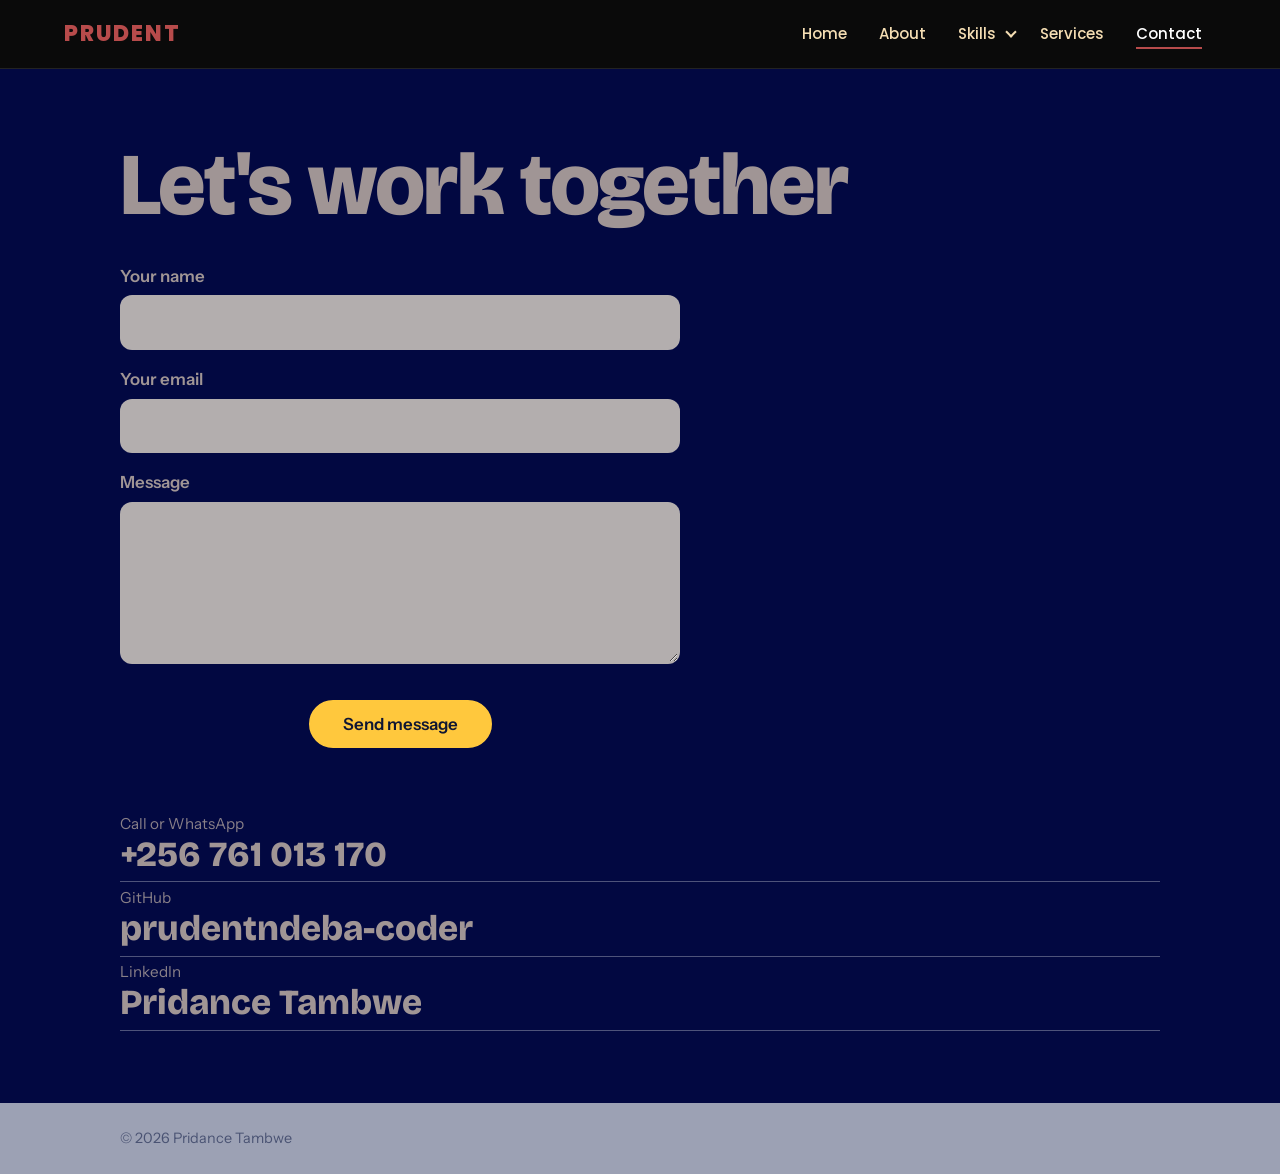
<file: Contact.html>
<!DOCTYPE html>
<html lang="en">

<head>
    <meta charset="UTF-8">
    <meta name="viewport" content="width=device-width, initial-scale=1.0">
    <link rel="preconnect" href="https://fonts.googleapis.com">
    <link rel="preconnect" href="https://fonts.gstatic.com" crossorigin>
    <link rel="stylesheet" href="https://fonts.googleapis.com/css2?family=Bricolage+Grotesque:wght@600;800&family=Instrument+Sans:wght@400;600&family=Poppins:wght@100;400;500;600;700;800&display=swap">
    <title>Pridance Tambwe | Web Developer & Graphic Designer</title>
    <link rel="stylesheet" href="Styles.css">
    <link rel="stylesheet" href="nav.css">
    <script src="nav.js" defer></script>
    </head>

<body>
    <header class="site-header">
    <div class="nav-inner">
      <a class="brand" href="index.html">PRUDENT</a>
      <button class="nav-toggle" type="button" aria-expanded="false" aria-controls="main-menu" aria-label="Open menu"><span></span></button>
      <nav class="main-nav" aria-label="Main">
        <ul id="main-menu">
        <li><a href="index.html">Home</a></li>
        <li><a href="About.html">About</a></li>
        <li class="has-dropdown">
          <a href="Skills.html">Skills</a>
          <button class="dd-toggle" type="button" aria-expanded="false" aria-label="Show skills menu"></button>
          <ul class="dropdown">
            <li><a href="Skills.html#html">HTML</a></li>
            <li><a href="Skills.html#css">CSS</a></li>
            <li><a href="Skills.html#javascript">JavaScript</a></li>
            <li><a href="Skills.html#photoshop">Adobe Photoshop</a></li>
            <li><a href="Skills.html#illustrator">Adobe Illustrator</a></li>
            <li><a href="Skills.html#premiere">Adobe Premiere Pro</a></li>
            <li><a href="Skills.html#affinity">Affinity</a></li>
            <li><a href="Skills.html#canva">Canva</a></li>
          </ul>
        </li>
        <li><a href="Services.html">Services</a></li>
        <li><a href="Contact.html" class="active" aria-current="page">Contact</a></li>
        </ul>
      </nav>
    </div>
  </header>
    <section id="contact" class="contact">
        <div class="wrap">
            <h2>Let's work together</h2>
            <form id="f" class="form" action="https://formsubmit.co/prudentndeba@gmail.com" method="POST">
                <input type="hidden" name="_captcha" value="false">
                <input type="hidden" name="_subject" value="New message from portfolio!">
                <label>Your name<input name="name" required autocomplete="name"></label>
                <label>Your email<input name="email" type="email" required autocomplete="email"></label>
                <label>Message<textarea name="message" rows="5" required></textarea></label>
                <button class="btn" type="submit" style="display:block;margin:20px auto;padding:12px 32px;border-radius:50px;">Send message</button>

                <!-- Success message: stays hidden until FormSubmit confirms the message was sent -->
                <p id="st" role="status" style="display:none;text-align:center;"></p>
            </form>
            <a href="tel:+256761013170"><small>Call or WhatsApp</small>+256 761 013 170</a>
            <a href="https://github.com/prudentndeba-coder"><small>GitHub</small>prudentndeba-coder</a>
            <a href="https://www.linkedin.com/in/pridance-tambwe-33538540b"><small>LinkedIn</small>Pridance Tambwe</a>
        </div>
    </section>
    <footer>
        <div class="wrap">&copy; 2026 Pridance Tambwe</div>
    </footer>
    <script src="contact.js" defer></script>
</body>

</html>
</file>
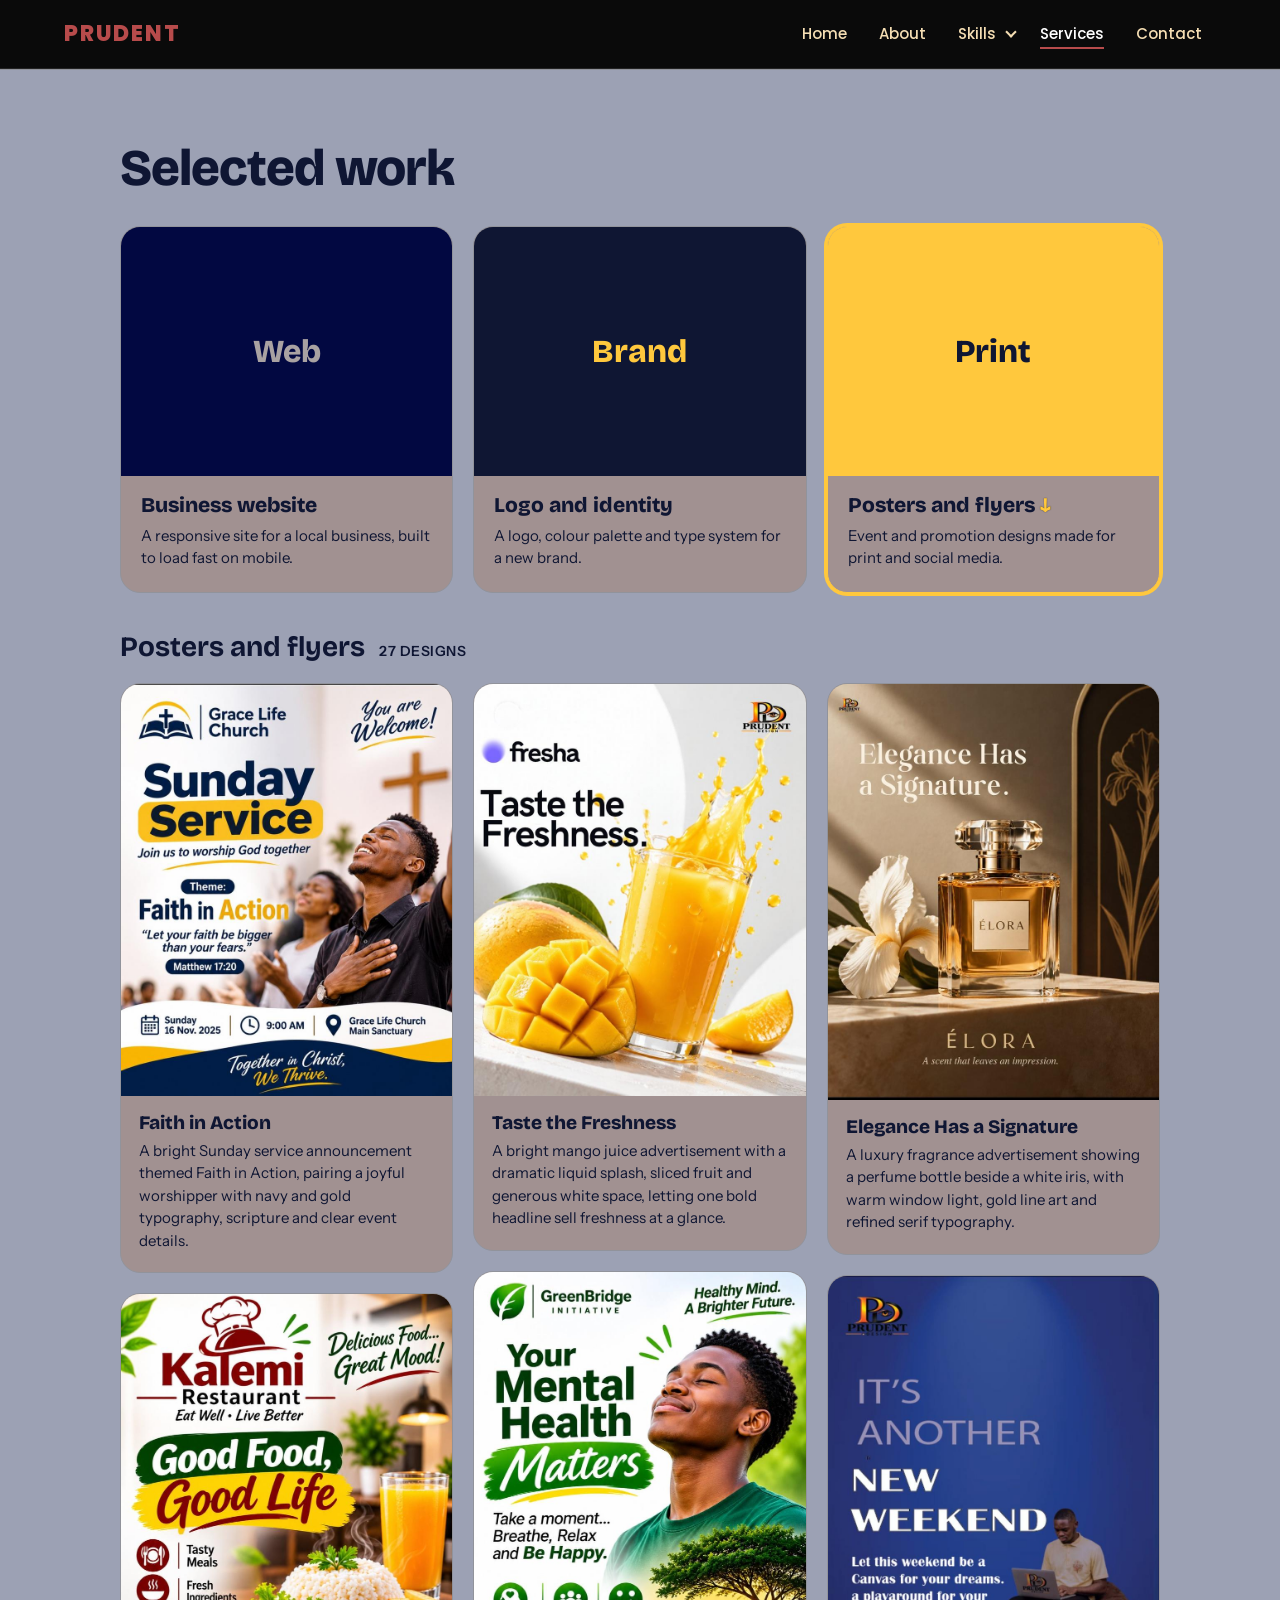
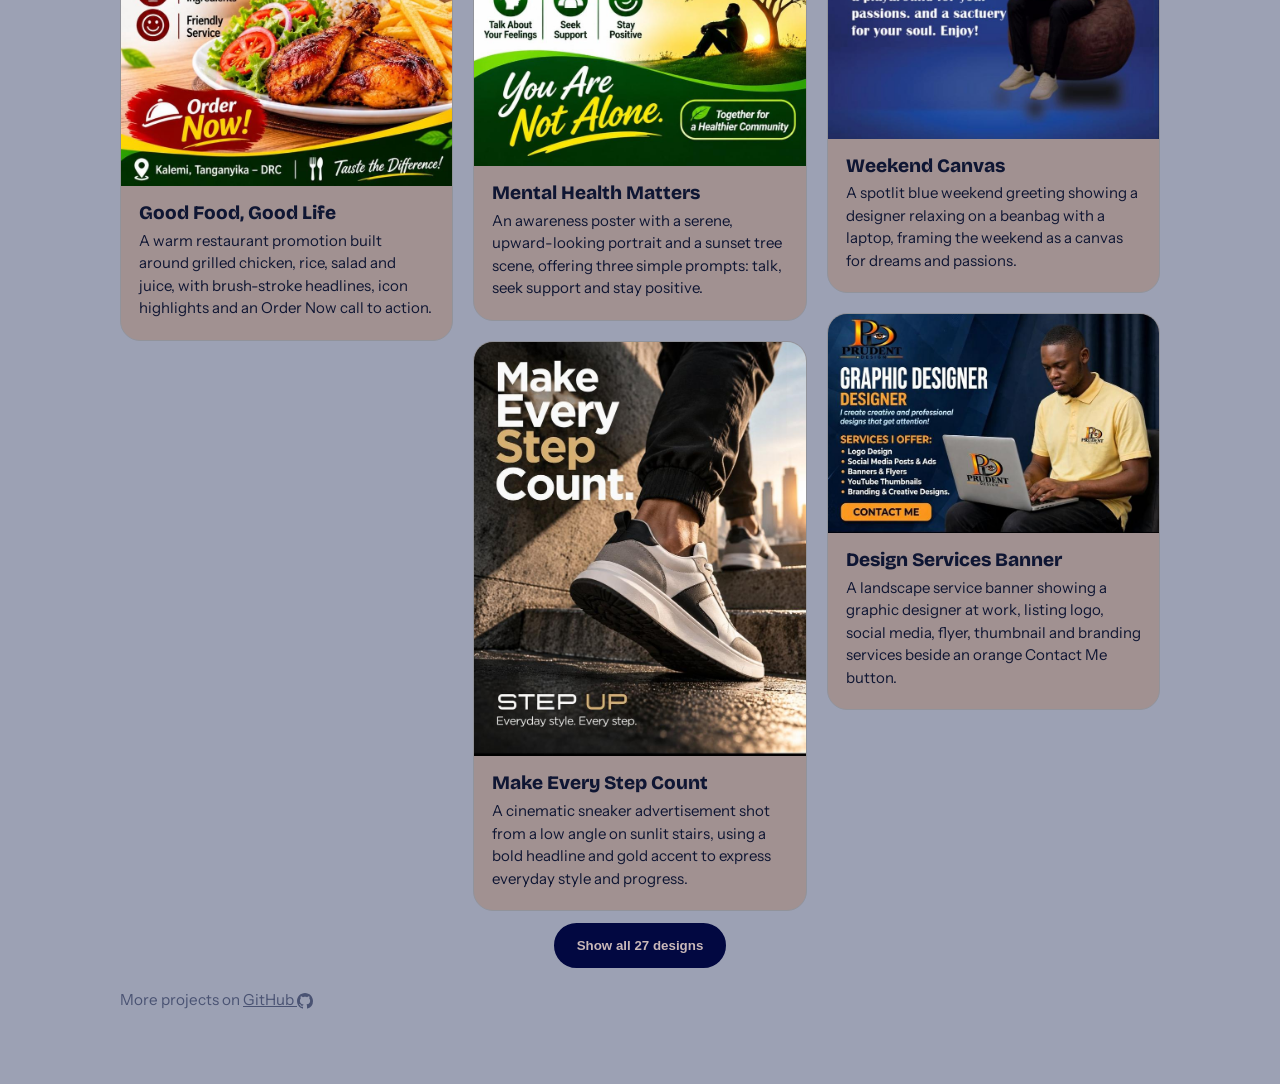
<file: Services.html>
<!DOCTYPE html>
<html lang="en">

<head>
    <meta charset="UTF-8">
    <meta name="viewport" content="width=device-width, initial-scale=1.0">
    <link rel="preconnect" href="https://fonts.googleapis.com">
    <link rel="preconnect" href="https://fonts.gstatic.com" crossorigin>
    <link rel="stylesheet" href="https://fonts.googleapis.com/css2?family=Bricolage+Grotesque:wght@600;800&family=Instrument+Sans:wght@400;600&family=Poppins:wght@100;400;500;600;700;800&display=swap">
    <title>Pridance Tambwe | Web Developer & Graphic Designer</title>
    <link rel="stylesheet" href="Styles.css">
    <link rel="stylesheet" href="nav.css">
    <link rel="stylesheet" href="work.css">
    <script src="nav.js" defer></script>
    <script src="work.js" defer></script>
</head>

<body class="service">
    <header class="site-header">
    <div class="nav-inner">
      <a class="brand" href="index.html">PRUDENT</a>
      <button class="nav-toggle" type="button" aria-expanded="false" aria-controls="main-menu" aria-label="Open menu"><span></span></button>
      <nav class="main-nav" aria-label="Main">
        <ul id="main-menu">
        <li><a href="index.html">Home</a></li>
        <li><a href="About.html">About</a></li>
        <li class="has-dropdown">
          <a href="Skills.html">Skills</a>
          <button class="dd-toggle" type="button" aria-expanded="false" aria-label="Show skills menu"></button>
          <ul class="dropdown">
            <li><a href="Skills.html#html">HTML</a></li>
            <li><a href="Skills.html#css">CSS</a></li>
            <li><a href="Skills.html#javascript">JavaScript</a></li>
            <li><a href="Skills.html#photoshop">Adobe Photoshop</a></li>
            <li><a href="Skills.html#illustrator">Adobe Illustrator</a></li>
            <li><a href="Skills.html#premiere">Adobe Premiere Pro</a></li>
            <li><a href="Skills.html#affinity">Affinity</a></li>
            <li><a href="Skills.html#canva">Canva</a></li>
          </ul>
        </li>
        <li><a href="Services.html" class="active" aria-current="page">Services</a></li>
        <li><a href="Contact.html">Contact</a></li>
        </ul>
      </nav>
    </div>
  </header>
    <section id="work">
        <noscript><style>.work-panel[hidden],.gal-item[hidden]{display:block}.gal-more{display:none}</style></noscript>
        <div class="wrap">
            <h2>Selected work</h2>
            <div class="work work-tabs" role="tablist" aria-label="Project categories">
                <button class="proj work-tab" type="button" role="tab" id="tab-web" aria-controls="panel-web" aria-selected="false" tabindex="-1">
                    <span class="thumb t1">Web</span>
                    <span class="b">
                        <span class="h">Business website</span>
                        <span class="d">A responsive site for a local business, built to load fast on mobile.</span>
                    </span>
                </button>
                <button class="proj work-tab" type="button" role="tab" id="tab-brand" aria-controls="panel-brand" aria-selected="false" tabindex="-1">
                    <span class="thumb t2">Brand</span>
                    <span class="b">
                        <span class="h">Logo and identity</span>
                        <span class="d">A logo, colour palette and type system for a new brand.</span>
                    </span>
                </button>
                <button class="proj work-tab" type="button" role="tab" id="tab-print" aria-controls="panel-print" aria-selected="true" tabindex="0">
                    <span class="thumb t3">Print</span>
                    <span class="b">
                        <span class="h">Posters and flyers</span>
                        <span class="d">Event and promotion designs made for print and social media.</span>
                    </span>
                </button>
            </div>

            <div class="work-panels">
                <div class="work-panel" id="panel-web" role="tabpanel" aria-labelledby="tab-web" hidden>
                    <h3 class="panel-title">Business websites</h3>
                    <div class="web-grid">
                        <article class="web-card">
                            <a class="web-shot web-mock" href="https://hopeandskillscenter.my.canva.site/rise-women-empowerment-center-website" target="_blank" rel="noopener noreferrer" tabindex="-1" aria-hidden="true">
                                <div class="mock-bar"><i></i><i></i><i></i><div class="mock-url">hopeandskillscenter.my.canva.site</div></div>
                                <div class="mock-body">Rise Women Empowerment Center</div>
                                <img src="site-rise-women-empowerment-center.jpg" alt="Screenshot of Rise Women Empowerment Center" loading="lazy" decoding="async" onerror="this.remove()">
                            </a>
                            <div class="b">
                                <h4>Rise Women Empowerment Center</h4>
                                <p>Website for the Rise Women Empowerment Center, created and published with Canva, presenting the centre online.</p>
                                <a class="web-link" href="https://hopeandskillscenter.my.canva.site/rise-women-empowerment-center-website" target="_blank" rel="noopener noreferrer">View Live Website<span class="sr-only"> (opens in a new tab)</span></a>
                            </div>
                        </article>
                        <article class="web-card">
                            <a class="web-shot web-mock" href="https://hopeandskillscenter.my.canva.site/" target="_blank" rel="noopener noreferrer" tabindex="-1" aria-hidden="true">
                                <div class="mock-bar"><i></i><i></i><i></i><div class="mock-url">hopeandskillscenter.my.canva.site</div></div>
                                <div class="mock-body">Hope and Skills Center</div>
                                <img src="site-hope-and-skills-center.jpg" alt="Screenshot of Hope and Skills Center" loading="lazy" decoding="async" onerror="this.remove()">
                            </a>
                            <div class="b">
                                <h4>Hope and Skills Center</h4>
                                <p>Main website for the Hope and Skills Center, created and published with Canva, introducing the centre online.</p>
                                <a class="web-link" href="https://hopeandskillscenter.my.canva.site/" target="_blank" rel="noopener noreferrer">View Live Website<span class="sr-only"> (opens in a new tab)</span></a>
                            </div>
                        </article>
                        <article class="web-card">
                            <a class="web-shot web-mock" href="https://prudentndeba-coder.github.io/client-s-potfolio-with-other-website-project-done/" target="_blank" rel="noopener noreferrer" tabindex="-1" aria-hidden="true">
                                <div class="mock-bar"><i></i><i></i><i></i><div class="mock-url">prudentndeba-coder.github.io</div></div>
                                <div class="mock-body">Client Portfolio and Website Projects</div>
                                <img src="site-client-portfolio.jpg" alt="Screenshot of Client Portfolio and Website Projects" loading="lazy" decoding="async" onerror="this.remove()">
                            </a>
                            <div class="b">
                                <h4>Client Portfolio and Website Projects</h4>
                                <p>A client portfolio website published on GitHub Pages, presented together with other completed website projects.</p>
                                <a class="web-link" href="https://prudentndeba-coder.github.io/client-s-potfolio-with-other-website-project-done/" target="_blank" rel="noopener noreferrer">View Live Website<span class="sr-only"> (opens in a new tab)</span></a>
                            </div>
                        </article>
                    </div>
                </div>

                <div class="work-panel" id="panel-brand" role="tabpanel" aria-labelledby="tab-brand" hidden>
                    <h3 class="panel-title">Logo and identity</h3>
                    <div class="logo-grid">
                        <article class="logo-card">
                            <div class="logo-plate logo-light">
                                <img src="logo-prudent-design.png" width="900" height="559" alt="Prudent Design logo" loading="lazy" decoding="async">
                            </div>
                            <div class="b">
                                <h4>Prudent Design: The Watchful Monogram</h4>
                                <p>An orange-to-gold P and D monogram with a watching eye set inside the D, above a bold serif wordmark and fine orange rules.</p>
                            </div>
                        </article>
                        <article class="logo-card">
                            <div class="logo-plate logo-light">
                                <img src="logo-faithful-fellowship.png" width="439" height="449" alt="Faithful Fellowship logo" loading="lazy" decoding="async">
                            </div>
                            <div class="b">
                                <h4>Faithful Fellowship: Cross and Globe</h4>
                                <p>A cross rising through a mesh globe within a soft arc, drawn in cool sky-blue gradients above a spaced, light sans-serif wordmark.</p>
                            </div>
                        </article>
                        <article class="logo-card logo-wide">
                            <div class="logo-pair">
                                <div class="logo-plate logo-light">
                                    <img src="logo-german-ugandan-65-colour.png" width="1080" height="393" alt="Elephant and 65 logo, full colour" loading="lazy" decoding="async">
                                    <p class="plate-tag">Full colour</p>
                                </div>
                                <div class="logo-plate logo-light">
                                    <img src="logo-german-ugandan-65-bw.png" width="1080" height="316" alt="Elephant and 65 logo, black and white" loading="lazy" decoding="async">
                                    <p class="plate-tag">Black and white</p>
                                </div>
                            </div>
                            <div class="b">
                                <h4>Elephant and 65: Anniversary Mark</h4>
                                <p>An elephant raising its trunk beside a large 65 painted in German and Ugandan flag colours, shown in full colour and black and white.</p>
                            </div>
                        </article>
                        <article class="logo-card">
                            <div class="logo-plate logo-dark logo-flat">
                                <img src="logo-mindful-moments.png" width="394" height="450" alt="Mindful Moments logo" loading="lazy" decoding="async">
                            </div>
                            <div class="b">
                                <h4>Mindful Moments: Head and Cross</h4>
                                <p>A green profile head with a bold medical-style cross cut out of its centre, framed by a circular arc and a calm wordmark.</p>
                            </div>
                        </article>
                        <article class="logo-card">
                            <div class="logo-plate logo-dark">
                                <img src="logo-greenbriidge.png" width="862" height="302" alt="GreenBriidge logo" loading="lazy" decoding="async">
                            </div>
                            <div class="b">
                                <h4>GreenBriidge: Pillar Emblem</h4>
                                <p>A lime-green droplet shape holding an upright bridge pillar and angled chevrons, paired with a rounded wordmark on deep forest green.</p>
                            </div>
                        </article>
                    </div>
                </div>

                <div class="work-panel" id="panel-print" role="tabpanel" aria-labelledby="tab-print">
                    <h3 class="panel-title">Posters and flyers <span class="panel-count">27 designs</span></h3>
                    <div class="gallery">
                        <figure class="gal-item">
                            <button class="gal-open" type="button" data-full="poster-faith-in-action.jpg" data-w="800" data-h="994" data-title="Faith in Action" data-desc="A bright Sunday service announcement themed Faith in Action, pairing a joyful worshipper with navy and gold typography, scripture and clear event details." aria-label="View larger: Faith in Action">
                                <img src="poster-faith-in-action.jpg" width="800" height="994" alt="Faith in Action poster" loading="lazy" decoding="async">
                                <span class="gal-zoom" aria-hidden="true">View larger</span>
                            </button>
                            <figcaption>
                                <h4>Faith in Action</h4>
                                <p>A bright Sunday service announcement themed Faith in Action, pairing a joyful worshipper with navy and gold typography, scripture and clear event details.</p>
                            </figcaption>
                        </figure>
                        <figure class="gal-item">
                            <button class="gal-open" type="button" data-full="poster-good-food-good-life.jpg" data-w="800" data-h="1187" data-title="Good Food, Good Life" data-desc="A warm restaurant promotion built around grilled chicken, rice, salad and juice, with brush-stroke headlines, icon highlights and an Order Now call to action." aria-label="View larger: Good Food, Good Life">
                                <img src="poster-good-food-good-life.jpg" width="800" height="1187" alt="Good Food, Good Life poster" loading="lazy" decoding="async">
                                <span class="gal-zoom" aria-hidden="true">View larger</span>
                            </button>
                            <figcaption>
                                <h4>Good Food, Good Life</h4>
                                <p>A warm restaurant promotion built around grilled chicken, rice, salad and juice, with brush-stroke headlines, icon highlights and an Order Now call to action.</p>
                            </figcaption>
                        </figure>
                        <figure class="gal-item">
                            <button class="gal-open" type="button" data-full="poster-taste-freshness.jpg" data-w="800" data-h="994" data-title="Taste the Freshness" data-desc="A bright mango juice advertisement with a dramatic liquid splash, sliced fruit and generous white space, letting one bold headline sell freshness at a glance." aria-label="View larger: Taste the Freshness">
                                <img src="poster-taste-freshness.jpg" width="800" height="994" alt="Taste the Freshness poster" loading="lazy" decoding="async">
                                <span class="gal-zoom" aria-hidden="true">View larger</span>
                            </button>
                            <figcaption>
                                <h4>Taste the Freshness</h4>
                                <p>A bright mango juice advertisement with a dramatic liquid splash, sliced fruit and generous white space, letting one bold headline sell freshness at a glance.</p>
                            </figcaption>
                        </figure>
                        <figure class="gal-item">
                            <button class="gal-open" type="button" data-full="poster-mental-health-matters.jpg" data-w="800" data-h="1193" data-title="Mental Health Matters" data-desc="An awareness poster with a serene, upward-looking portrait and a sunset tree scene, offering three simple prompts: talk, seek support and stay positive." aria-label="View larger: Mental Health Matters">
                                <img src="poster-mental-health-matters.jpg" width="800" height="1193" alt="Mental Health Matters poster" loading="lazy" decoding="async">
                                <span class="gal-zoom" aria-hidden="true">View larger</span>
                            </button>
                            <figcaption>
                                <h4>Mental Health Matters</h4>
                                <p>An awareness poster with a serene, upward-looking portrait and a sunset tree scene, offering three simple prompts: talk, seek support and stay positive.</p>
                            </figcaption>
                        </figure>
                        <figure class="gal-item">
                            <button class="gal-open" type="button" data-full="poster-step-up.jpg" data-w="800" data-h="1001" data-title="Make Every Step Count" data-desc="A cinematic sneaker advertisement shot from a low angle on sunlit stairs, using a bold headline and gold accent to express everyday style and progress." aria-label="View larger: Make Every Step Count">
                                <img src="poster-step-up.jpg" width="800" height="1001" alt="Make Every Step Count poster" loading="lazy" decoding="async">
                                <span class="gal-zoom" aria-hidden="true">View larger</span>
                            </button>
                            <figcaption>
                                <h4>Make Every Step Count</h4>
                                <p>A cinematic sneaker advertisement shot from a low angle on sunlit stairs, using a bold headline and gold accent to express everyday style and progress.</p>
                            </figcaption>
                        </figure>
                        <figure class="gal-item">
                            <button class="gal-open" type="button" data-full="poster-elora-signature.jpg" data-w="800" data-h="1003" data-title="Elegance Has a Signature" data-desc="A luxury fragrance advertisement showing a perfume bottle beside a white iris, with warm window light, gold line art and refined serif typography." aria-label="View larger: Elegance Has a Signature">
                                <img src="poster-elora-signature.jpg" width="800" height="1003" alt="Elegance Has a Signature poster" loading="lazy" decoding="async">
                                <span class="gal-zoom" aria-hidden="true">View larger</span>
                            </button>
                            <figcaption>
                                <h4>Elegance Has a Signature</h4>
                                <p>A luxury fragrance advertisement showing a perfume bottle beside a white iris, with warm window light, gold line art and refined serif typography.</p>
                            </figcaption>
                        </figure>
                        <figure class="gal-item">
                            <button class="gal-open" type="button" data-full="poster-weekend-canvas.jpg" data-w="800" data-h="1118" data-title="Weekend Canvas" data-desc="A spotlit blue weekend greeting showing a designer relaxing on a beanbag with a laptop, framing the weekend as a canvas for dreams and passions." aria-label="View larger: Weekend Canvas">
                                <img src="poster-weekend-canvas.jpg" width="800" height="1118" alt="Weekend Canvas poster" loading="lazy" decoding="async">
                                <span class="gal-zoom" aria-hidden="true">View larger</span>
                            </button>
                            <figcaption>
                                <h4>Weekend Canvas</h4>
                                <p>A spotlit blue weekend greeting showing a designer relaxing on a beanbag with a laptop, framing the weekend as a canvas for dreams and passions.</p>
                            </figcaption>
                        </figure>
                        <figure class="gal-item">
                            <button class="gal-open" type="button" data-full="poster-designer-services-banner.jpg" data-w="800" data-h="527" data-title="Design Services Banner" data-desc="A landscape service banner showing a graphic designer at work, listing logo, social media, flyer, thumbnail and branding services beside an orange Contact Me button." aria-label="View larger: Design Services Banner">
                                <img src="poster-designer-services-banner.jpg" width="800" height="527" alt="Design Services Banner poster" loading="lazy" decoding="async">
                                <span class="gal-zoom" aria-hidden="true">View larger</span>
                            </button>
                            <figcaption>
                                <h4>Design Services Banner</h4>
                                <p>A landscape service banner showing a graphic designer at work, listing logo, social media, flyer, thumbnail and branding services beside an orange Contact Me button.</p>
                            </figcaption>
                        </figure>
                        <figure class="gal-item" data-extra hidden>
                            <button class="gal-open" type="button" data-full="poster-calendar-2027.jpg" data-w="607" data-h="845" data-title="Calendrier 2027" data-desc="A French-language 2027 wall calendar headlined &#x27;a blessed year of transformation&#x27;, with twelve compact month grids and contact details along the footer." aria-label="View larger: Calendrier 2027">
                                <img src="poster-calendar-2027.jpg" width="607" height="845" alt="Calendrier 2027 poster" loading="lazy" decoding="async">
                                <span class="gal-zoom" aria-hidden="true">View larger</span>
                            </button>
                            <figcaption>
                                <h4>Calendrier 2027</h4>
                                <p>A French-language 2027 wall calendar headlined &#x27;a blessed year of transformation&#x27;, with twelve compact month grids and contact details along the footer.</p>
                            </figcaption>
                        </figure>
                        <figure class="gal-item" data-extra hidden>
                            <button class="gal-open" type="button" data-full="poster-clean-city-drive.jpg" data-w="800" data-h="1195" data-title="Clean City Drive" data-desc="A community clean-up poster showing smiling volunteers in a park, with a bold overlapping headline and icon-led time, date and location details below." aria-label="View larger: Clean City Drive">
                                <img src="poster-clean-city-drive.jpg" width="800" height="1195" alt="Clean City Drive poster" loading="lazy" decoding="async">
                                <span class="gal-zoom" aria-hidden="true">View larger</span>
                            </button>
                            <figcaption>
                                <h4>Clean City Drive</h4>
                                <p>A community clean-up poster showing smiling volunteers in a park, with a bold overlapping headline and icon-led time, date and location details below.</p>
                            </figcaption>
                        </figure>
                        <figure class="gal-item" data-extra hidden>
                            <button class="gal-open" type="button" data-full="poster-eggs-and-chickens.jpg" data-w="800" data-h="1010" data-title="Quality Eggs, Healthy Chickens" data-desc="A poultry farm promotion pairing a basket of fresh eggs with a proud hen, plus three icon benefits and a Partner with Us button." aria-label="View larger: Quality Eggs, Healthy Chickens">
                                <img src="poster-eggs-and-chickens.jpg" width="800" height="1010" alt="Quality Eggs, Healthy Chickens poster" loading="lazy" decoding="async">
                                <span class="gal-zoom" aria-hidden="true">View larger</span>
                            </button>
                            <figcaption>
                                <h4>Quality Eggs, Healthy Chickens</h4>
                                <p>A poultry farm promotion pairing a basket of fresh eggs with a proud hen, plus three icon benefits and a Partner with Us button.</p>
                            </figcaption>
                        </figure>
                        <figure class="gal-item" data-extra hidden>
                            <button class="gal-open" type="button" data-full="poster-uganda-discoveries.jpg" data-w="800" data-h="1129" data-title="Endless Discoveries" data-desc="A Uganda tourism poster with an elephant crossing the savannah as safari vehicles follow, elegant serif typography and a flag-marked Visit Uganda sign-off." aria-label="View larger: Endless Discoveries">
                                <img src="poster-uganda-discoveries.jpg" width="800" height="1129" alt="Endless Discoveries poster" loading="lazy" decoding="async">
                                <span class="gal-zoom" aria-hidden="true">View larger</span>
                            </button>
                            <figcaption>
                                <h4>Endless Discoveries</h4>
                                <p>A Uganda tourism poster with an elephant crossing the savannah as safari vehicles follow, elegant serif typography and a flag-marked Visit Uganda sign-off.</p>
                            </figcaption>
                        </figure>
                        <figure class="gal-item" data-extra hidden>
                            <button class="gal-open" type="button" data-full="poster-mentor-birthday.jpg" data-w="800" data-h="1205" data-title="Mentor&#x27;s Birthday Tribute" data-desc="A green and white birthday tribute with a circular portrait, a ribbon banner reading My Mentor, and a gift box wishing guidance and blessings." aria-label="View larger: Mentor&#x27;s Birthday Tribute">
                                <img src="poster-mentor-birthday.jpg" width="800" height="1205" alt="Mentor&#x27;s Birthday Tribute poster" loading="lazy" decoding="async">
                                <span class="gal-zoom" aria-hidden="true">View larger</span>
                            </button>
                            <figcaption>
                                <h4>Mentor&#x27;s Birthday Tribute</h4>
                                <p>A green and white birthday tribute with a circular portrait, a ribbon banner reading My Mentor, and a gift box wishing guidance and blessings.</p>
                            </figcaption>
                        </figure>
                        <figure class="gal-item" data-extra hidden>
                            <button class="gal-open" type="button" data-full="poster-monday-motivation.jpg" data-w="800" data-h="987" data-title="Monday Motivation" data-desc="A teal Monday motivation post framing a surprised, hoodie-wearing portrait inside a bold geometric letter shape, paired with an empowering quote about believing in yourself." aria-label="View larger: Monday Motivation">
                                <img src="poster-monday-motivation.jpg" width="800" height="987" alt="Monday Motivation poster" loading="lazy" decoding="async">
                                <span class="gal-zoom" aria-hidden="true">View larger</span>
                            </button>
                            <figcaption>
                                <h4>Monday Motivation</h4>
                                <p>A teal Monday motivation post framing a surprised, hoodie-wearing portrait inside a bold geometric letter shape, paired with an empowering quote about believing in yourself.</p>
                            </figcaption>
                        </figure>
                        <figure class="gal-item" data-extra hidden>
                            <button class="gal-open" type="button" data-full="poster-listen-with-curiosity.jpg" data-w="800" data-h="1144" data-title="Listen with Curiosity" data-desc="A workplace communication poster showing a diverse group in friendly conversation, with a clean two-tone headline and a curved navy panel promoting respect across cultures." aria-label="View larger: Listen with Curiosity">
                                <img src="poster-listen-with-curiosity.jpg" width="800" height="1144" alt="Listen with Curiosity poster" loading="lazy" decoding="async">
                                <span class="gal-zoom" aria-hidden="true">View larger</span>
                            </button>
                            <figcaption>
                                <h4>Listen with Curiosity</h4>
                                <p>A workplace communication poster showing a diverse group in friendly conversation, with a clean two-tone headline and a curved navy panel promoting respect across cultures.</p>
                            </figcaption>
                        </figure>
                        <figure class="gal-item" data-extra hidden>
                            <button class="gal-open" type="button" data-full="poster-december-greeting.jpg" data-w="800" data-h="818" data-title="Joyful December" data-desc="A seasonal greeting poster pairing a laughing, headphone-wearing portrait with bold magenta lettering over a dark, neon-streaked backdrop, welcoming December with creative energy." aria-label="View larger: Joyful December">
                                <img src="poster-december-greeting.jpg" width="800" height="818" alt="Joyful December poster" loading="lazy" decoding="async">
                                <span class="gal-zoom" aria-hidden="true">View larger</span>
                            </button>
                            <figcaption>
                                <h4>Joyful December</h4>
                                <p>A seasonal greeting poster pairing a laughing, headphone-wearing portrait with bold magenta lettering over a dark, neon-streaked backdrop, welcoming December with creative energy.</p>
                            </figcaption>
                        </figure>
                        <figure class="gal-item" data-extra hidden>
                            <button class="gal-open" type="button" data-full="poster-super-delicious-menu.jpg" data-w="800" data-h="1052" data-title="Super Delicious Menu" data-desc="A dark, high-contrast fast-food promotion centred on a crispy chicken burger, with speech-bubble callouts for free home delivery and a half-price offer." aria-label="View larger: Super Delicious Menu">
                                <img src="poster-super-delicious-menu.jpg" width="800" height="1052" alt="Super Delicious Menu poster" loading="lazy" decoding="async">
                                <span class="gal-zoom" aria-hidden="true">View larger</span>
                            </button>
                            <figcaption>
                                <h4>Super Delicious Menu</h4>
                                <p>A dark, high-contrast fast-food promotion centred on a crispy chicken burger, with speech-bubble callouts for free home delivery and a half-price offer.</p>
                            </figcaption>
                        </figure>
                        <figure class="gal-item" data-extra hidden>
                            <button class="gal-open" type="button" data-full="poster-supermarket-promo.jpg" data-w="800" data-h="1163" data-title="Super Delicious, Every Day" data-desc="A bright yellow supermarket promotion featuring glazed wings, a red discount burst and a gold satisfaction seal, ending with an order-now banner." aria-label="View larger: Super Delicious, Every Day">
                                <img src="poster-supermarket-promo.jpg" width="800" height="1163" alt="Super Delicious, Every Day poster" loading="lazy" decoding="async">
                                <span class="gal-zoom" aria-hidden="true">View larger</span>
                            </button>
                            <figcaption>
                                <h4>Super Delicious, Every Day</h4>
                                <p>A bright yellow supermarket promotion featuring glazed wings, a red discount burst and a gold satisfaction seal, ending with an order-now banner.</p>
                            </figcaption>
                        </figure>
                        <figure class="gal-item" data-extra hidden>
                            <button class="gal-open" type="button" data-full="poster-green-chair-hiring.jpg" data-w="800" data-h="796" data-title="The One Green Chair" data-desc="A recruitment post for a graphics designer role using a single green chair among white ones to symbolise the standout candidate on a dark background." aria-label="View larger: The One Green Chair">
                                <img src="poster-green-chair-hiring.jpg" width="800" height="796" alt="The One Green Chair poster" loading="lazy" decoding="async">
                                <span class="gal-zoom" aria-hidden="true">View larger</span>
                            </button>
                            <figcaption>
                                <h4>The One Green Chair</h4>
                                <p>A recruitment post for a graphics designer role using a single green chair among white ones to symbolise the standout candidate on a dark background.</p>
                            </figcaption>
                        </figure>
                        <figure class="gal-item" data-extra hidden>
                            <button class="gal-open" type="button" data-full="poster-ai-your-job.jpg" data-w="800" data-h="450" data-title="Is AI Taking Your Job?" data-desc="A video thumbnail pairing oversized white type with a glowing blue network sphere on a dark circuit backdrop to provoke curiosity about AI and work." aria-label="View larger: Is AI Taking Your Job?">
                                <img src="poster-ai-your-job.jpg" width="800" height="450" alt="Is AI Taking Your Job? poster" loading="lazy" decoding="async">
                                <span class="gal-zoom" aria-hidden="true">View larger</span>
                            </button>
                            <figcaption>
                                <h4>Is AI Taking Your Job?</h4>
                                <p>A video thumbnail pairing oversized white type with a glowing blue network sphere on a dark circuit backdrop to provoke curiosity about AI and work.</p>
                            </figcaption>
                        </figure>
                        <figure class="gal-item" data-extra hidden>
                            <button class="gal-open" type="button" data-full="poster-skills-new-currency.jpg" data-w="800" data-h="798" data-title="Skills Are the New Currency" data-desc="A motivational skills poster showing a hand placing the final wooden letter block onto a rising stair of blocks, under a bold headline." aria-label="View larger: Skills Are the New Currency">
                                <img src="poster-skills-new-currency.jpg" width="800" height="798" alt="Skills Are the New Currency poster" loading="lazy" decoding="async">
                                <span class="gal-zoom" aria-hidden="true">View larger</span>
                            </button>
                            <figcaption>
                                <h4>Skills Are the New Currency</h4>
                                <p>A motivational skills poster showing a hand placing the final wooden letter block onto a rising stair of blocks, under a bold headline.</p>
                            </figcaption>
                        </figure>
                        <figure class="gal-item" data-extra hidden>
                            <button class="gal-open" type="button" data-full="poster-happy-new-month-splash.jpg" data-w="800" data-h="1131" data-title="Happy New Month Splash" data-desc="A month-opening greeting built around a cola bottle and a splashing iced glass, set against a deep red backdrop covered in condensation droplets." aria-label="View larger: Happy New Month Splash">
                                <img src="poster-happy-new-month-splash.jpg" width="800" height="1131" alt="Happy New Month Splash poster" loading="lazy" decoding="async">
                                <span class="gal-zoom" aria-hidden="true">View larger</span>
                            </button>
                            <figcaption>
                                <h4>Happy New Month Splash</h4>
                                <p>A month-opening greeting built around a cola bottle and a splashing iced glass, set against a deep red backdrop covered in condensation droplets.</p>
                            </figcaption>
                        </figure>
                        <figure class="gal-item" data-extra hidden>
                            <button class="gal-open" type="button" data-full="poster-golden-crust-offer.jpg" data-w="800" data-h="1131" data-title="Golden Crust Offer" data-desc="A sunny yellow bakery promotion with two bread photographs, a red discount burst, a gold satisfaction seal and an email order banner at the bottom." aria-label="View larger: Golden Crust Offer">
                                <img src="poster-golden-crust-offer.jpg" width="800" height="1131" alt="Golden Crust Offer poster" loading="lazy" decoding="async">
                                <span class="gal-zoom" aria-hidden="true">View larger</span>
                            </button>
                            <figcaption>
                                <h4>Golden Crust Offer</h4>
                                <p>A sunny yellow bakery promotion with two bread photographs, a red discount burst, a gold satisfaction seal and an email order banner at the bottom.</p>
                            </figcaption>
                        </figure>
                        <figure class="gal-item" data-extra hidden>
                            <button class="gal-open" type="button" data-full="poster-graphic-dialogue.jpg" data-w="800" data-h="1021" data-title="Typographic Dialogue" data-desc="A black and white typographic poster that stacks and slices oversized letters into a staircase, balanced by a tiered list of names and event details." aria-label="View larger: Typographic Dialogue">
                                <img src="poster-graphic-dialogue.jpg" width="800" height="1021" alt="Typographic Dialogue poster" loading="lazy" decoding="async">
                                <span class="gal-zoom" aria-hidden="true">View larger</span>
                            </button>
                            <figcaption>
                                <h4>Typographic Dialogue</h4>
                                <p>A black and white typographic poster that stacks and slices oversized letters into a staircase, balanced by a tiered list of names and event details.</p>
                            </figcaption>
                        </figure>
                        <figure class="gal-item" data-extra hidden>
                            <button class="gal-open" type="button" data-full="poster-photography-capturing-moments.jpg" data-w="800" data-h="1274" data-title="Capturing Moments, Telling Stories" data-desc="A bold photography promo in navy and gold, pairing a confident portrait of a photographer with his camera and a list of services: portraits, events and creative storytelling." aria-label="View larger: Capturing Moments, Telling Stories">
                                <img src="poster-photography-capturing-moments.jpg" width="800" height="1274" alt="Capturing Moments, Telling Stories poster" loading="lazy" decoding="async">
                                <span class="gal-zoom" aria-hidden="true">View larger</span>
                            </button>
                            <figcaption>
                                <h4>Capturing Moments, Telling Stories</h4>
                                <p>A bold photography promo in navy and gold, pairing a confident portrait of a photographer with his camera and a list of services: portraits, events and creative storytelling.</p>
                            </figcaption>
                        </figure>
                        <figure class="gal-item" data-extra hidden>
                            <button class="gal-open" type="button" data-full="poster-photography-in-action.jpg" data-w="800" data-h="550" data-title="Photography in Action" data-desc="A landscape poster showing a hands-on photography session, with several photographers framing shots side by side under a bold title and a Learning By Doing tagline." aria-label="View larger: Photography in Action">
                                <img src="poster-photography-in-action.jpg" width="800" height="550" alt="Photography in Action poster" loading="lazy" decoding="async">
                                <span class="gal-zoom" aria-hidden="true">View larger</span>
                            </button>
                            <figcaption>
                                <h4>Photography in Action</h4>
                                <p>A landscape poster showing a hands-on photography session, with several photographers framing shots side by side under a bold title and a Learning By Doing tagline.</p>
                            </figcaption>
                        </figure>
                        <figure class="gal-item" data-extra hidden>
                            <button class="gal-open" type="button" data-full="poster-photography-behind-the-lens.jpg" data-w="800" data-h="1314" data-title="Behind the Lens" data-desc="A navy and gold framed poster of a photographer concentrating on his shot, with a large gold headline and a Focused, Professional, Passionate sign-off." aria-label="View larger: Behind the Lens">
                                <img src="poster-photography-behind-the-lens.jpg" width="800" height="1314" alt="Behind the Lens poster" loading="lazy" decoding="async">
                                <span class="gal-zoom" aria-hidden="true">View larger</span>
                            </button>
                            <figcaption>
                                <h4>Behind the Lens</h4>
                                <p>A navy and gold framed poster of a photographer concentrating on his shot, with a large gold headline and a Focused, Professional, Passionate sign-off.</p>
                            </figcaption>
                        </figure>
                    </div>
                    <div class="gal-more">
                        <button class="btn gal-toggle" type="button" aria-expanded="false" data-more="Show all 27 designs" data-less="Show fewer">Show all 27 designs</button>
                    </div>
                </div>
            </div>

            <p class="note">More projects on <a href="https://github.com/prudentndeba-coder">GitHub <svg class="icon" viewBox="0 0 16 16" aria-hidden="true" focusable="false"><path fill="currentColor" d="M8 0C3.58 0 0 3.58 0 8c0 3.54 2.29 6.53 5.47 7.59.4.07.55-.17.55-.38 0-.19-.01-.82-.01-1.49-2.01.37-2.53-.49-2.69-.94-.09-.23-.48-.94-.82-1.13-.28-.15-.68-.52-.01-.53.63-.01 1.08.58 1.23.82.72 1.21 1.87.87 2.33.66.07-.52.28-.87.51-1.07-1.78-.2-3.64-.89-3.64-3.95 0-.87.31-1.59.82-2.15-.08-.2-.36-1.02.08-2.12 0 0 .67-.21 2.2.82.64-.18 1.32-.27 2-.27.68 0 1.36.09 2 .27 1.53-1.04 2.2-.82 2.2-.82.44 1.1.16 1.92.08 2.12.51.56.82 1.27.82 2.15 0 3.07-1.87 3.75-3.65 3.95.29.25.54.73.54 1.48 0 1.07-.01 1.93-.01 2.2 0 .21.15.46.55.38A8.013 8.013 0 0016 8c0-4.42-3.58-8-8-8z"/></svg></a> </p>
        </div>

        <dialog class="lightbox" id="lightbox" aria-label="Enlarged design">
            <button class="lb-close" type="button" aria-label="Close">&times;</button>
            <button class="lb-nav lb-prev" type="button" aria-label="Previous design">&#8249;</button>
            <button class="lb-nav lb-next" type="button" aria-label="Next design">&#8250;</button>
            <figure class="lb-fig">
                <img class="lb-img" alt="">
                <figcaption><strong class="lb-title"></strong><span class="lb-desc"></span></figcaption>
            </figure>
        </dialog>
    </section>
</body>

</html>
</file>
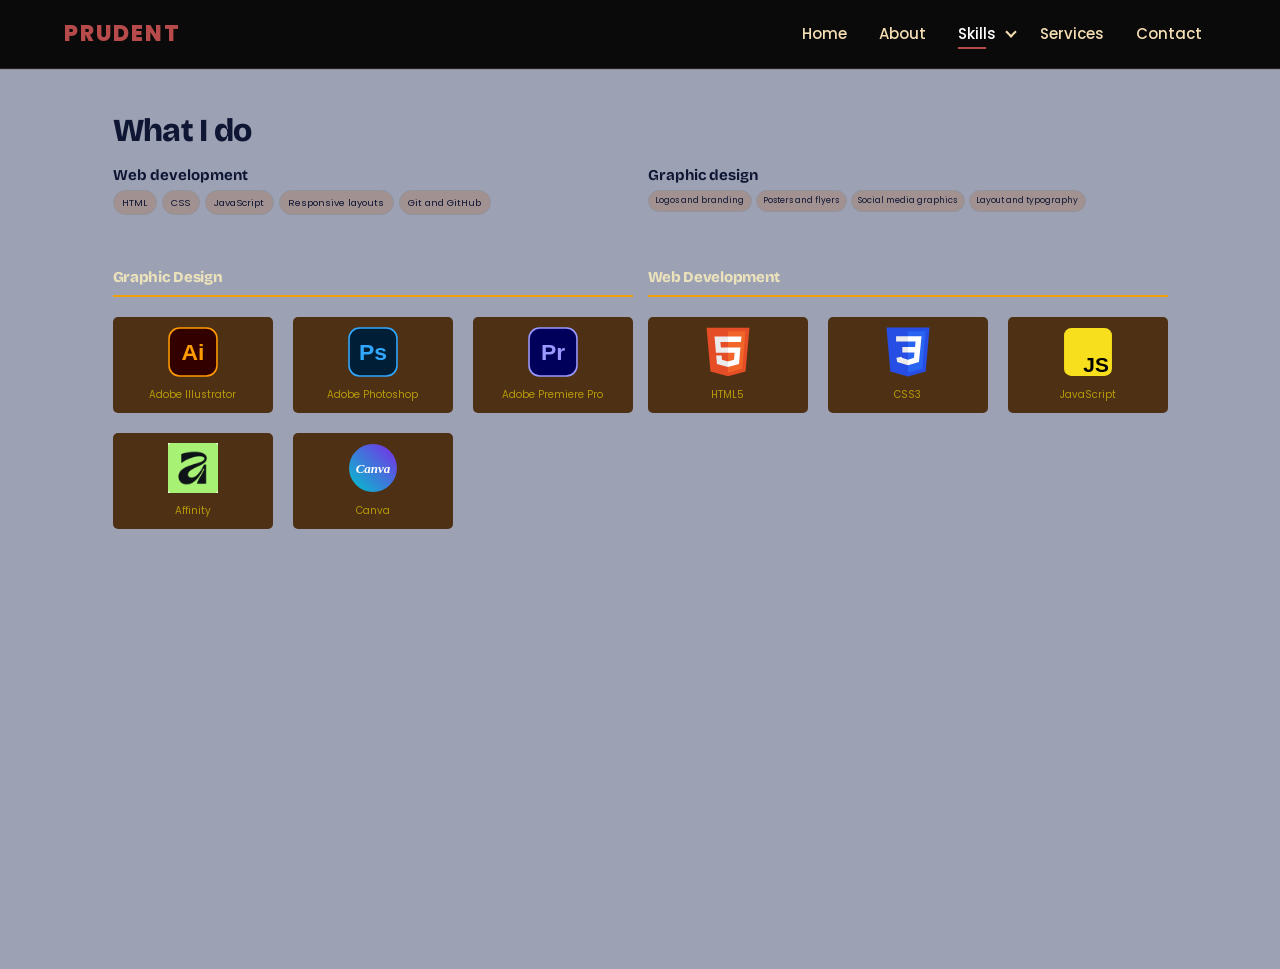
<file: Skills.html>
<!DOCTYPE html>
<html lang="en">

<head>
    <meta charset="UTF-8">
    <meta name="viewport" content="width=device-width, initial-scale=1.0">
    <link rel="stylesheet" href="style.css">
    <link rel="preconnect" href="https://fonts.googleapis.com">
    <link rel="preconnect" href="https://fonts.gstatic.com" crossorigin>
    <link rel="stylesheet" href="https://fonts.googleapis.com/css2?family=Bricolage+Grotesque:wght@600;800&family=Instrument+Sans:wght@400;600&family=Poppins:wght@100;400;500;600;700;800&display=swap">
    <title>Pridance Tambwe | Web Developer & Graphic Designer</title>
    <link rel="stylesheet" href="Styles.css">
    <link rel="stylesheet" href="nav.css">
    <script src="nav.js" defer></script>
    </head>

<body>
    <header class="site-header">
    <div class="nav-inner">
      <a class="brand" href="index.html">PRUDENT</a>
      <button class="nav-toggle" type="button" aria-expanded="false" aria-controls="main-menu" aria-label="Open menu"><span></span></button>
      <nav class="main-nav" aria-label="Main">
        <ul id="main-menu">
        <li><a href="index.html">Home</a></li>
        <li><a href="About.html">About</a></li>
        <li class="has-dropdown">
          <a href="Skills.html" class="active" aria-current="page">Skills</a>
          <button class="dd-toggle" type="button" aria-expanded="false" aria-label="Show skills menu"></button>
          <ul class="dropdown">
            <li><a href="Skills.html#html">HTML</a></li>
            <li><a href="Skills.html#css">CSS</a></li>
            <li><a href="Skills.html#javascript">JavaScript</a></li>
            <li><a href="Skills.html#photoshop">Adobe Photoshop</a></li>
            <li><a href="Skills.html#illustrator">Adobe Illustrator</a></li>
            <li><a href="Skills.html#premiere">Adobe Premiere Pro</a></li>
            <li><a href="Skills.html#affinity">Affinity</a></li>
            <li><a href="Skills.html#canva">Canva</a></li>
          </ul>
        </li>
        <li><a href="Services.html">Services</a></li>
        <li><a href="Contact.html">Contact</a></li>
        </ul>
      </nav>
    </div>
  </header>
    <section id="skills">
        <div class="wrap">
            <h2>What I do</h2>
            <div class="skills">
                <div>
                    <h3>Web development</h3>
                    <ul>
                        <li>HTML</li>
                        <li>CSS</li>
                        <li>JavaScript</li>
                        <li>Responsive layouts</li>
                        <li>Git and GitHub</li>
                    </ul>
                </div>
                <div>
                    <h3>Graphic design</h3>
                    <ul>
                        <li>Logos and branding</li>
                        <li>Posters and flyers</li>
                        <li>Social media graphics</li>
                        <li>Layout and typography</li>
                    </ul>
                </div>



                <div class="skills-category">
                    <h2>Graphic Design</h2>
                    <div class="skills-grid">
                        <div class="skill-item" id="illustrator">
                            <img src="icon-illustrator.svg" alt="Adobe illustrator">
                            <span>Adobe Illustrator</span>
                        </div>
                        <div class="skill-item" id="photoshop">
                            <img src="icon-photoshop.svg" alt="Adobe Photoshop">
                            <span>Adobe Photoshop</span>
                        </div>
                        <div class="skill-item" id="premiere">
                            <img src="icon-premiere.svg" alt="Adobe Premiere Pro">
                            <span>Adobe Premiere Pro</span>
                        </div>
                        <div class="skill-item" id="affinity">

                            <img src="icon-affinity.png" alt="Affinity">
                            <span>Affinity</span>
                        </div>
                        <div class="skill-item" id="canva">
                            <img src="icon-canva.svg" alt="Canva">
                            <span>Canva</span>
                        </div>
                    </div>
                </div>
                <div class="skills-category">
                    <h2>Web Development</h2>
                    <div class="skills-grid">
                        <div class="skill-item" id="html">
                            <img src="icon-html5.svg" alt="">
                            <span>HTML5</span>
                        </div>
                        <div class="skill-item" id="css">
                            <img src="CSS.svg" alt="">
                            <span>CSS3</span>
                        </div>
                        <div class="skill-item" id="javascript">
                            <img src="icon-javascript.svg" alt="Javascript">
                            <span>JavaScript</span>
                        </div>
                    </div>
                </div>

    </div>
        </div>
    </section>

</body>

</html>
</file>
<file: style.css>
*{
    margin: 0;
    padding: 0;
    box-sizing: border-box;
    text-decoration:none;
    border: none;
    outline: none;
    font-family:'Poppins',sans-serif;
}

html{
    font-size: 62.5%; 
}

body{
    width: 100%;
    min-height: 100vh;
    background-color: black;
    color: white;
}

section{
    min-height: 100vh;
    padding: 6rem 9% 5rem;
}

/* --- Your Exact Profile & Content Styles --- */
.home{
    color: white; /* keeps text readable on the black hero */
    display: flex;
    justify-content: center;
    align-items: center;
    gap: 8rem;
    background-color: black;
}

.home .home-content h1{
    font-size: 4rem;
    font-weight: 600;
    line-height: 1.3; 
}

span{
    color: #b74b4b;
}

.tagline{
    font-weight: 700;
}

.home-content h5{
    font-size: 2rem;
    margin-bottom: 1rem;
    font-weight: 700;
    display: inline;
}

.home-content p {
    font-size: 1.5rem; 
    font-weight: 400;
    margin-top: 6px;
}

.home-img{
    border-radius: 70%;
}

.home-img img{
    position: relative;
    width: 40vh;
    border-radius: 70%;
    box-shadow: 0 0 25px #012675; 
    cursor: pointer;
    transition: 0.2s linear;
}

.home-img img:hover{
    font-size: 1.8rem;
    font-weight: 500;
}

.social-icons a{
    display: inline-flex;
    justify-content: center;
    align-items: center;
    width: 4.4rem;
    height: 4.4rem;
    background-color: rgb(26, 2, 2);
    border: 0.2rem solid #ff69b4;
    border-radius: 50%;
    margin: 3rem 1.5rem 3rem 0;
    transition: 0.3s ease;
    color: #ff69b4; /* pink icons */
}

.social-icons .icon {
    width: 2.2rem;
    height: 2.2rem;
}

.social-icons a:hover {
    transform: scale(1.08);
    background-color: #ff69b4;
    color: black;
}

.btn{
    display: inline-block;
    padding: 1rem 2.8rem;
    background-color: black;
    border-radius: 4rem;
    font-size: 1.6rem;
    color: #b74b4b;
    letter-spacing: 0.3rem;
    font-weight: 600;
    border: 2px solid #b74b4b;
    transition: 0.3s ease;
    cursor: pointer;
}

.btn:hover{
    transform: scale(1.03);
    background-color: #b74b4b;
    color: black;
}

.typing-text{
    font-size: 20px;
    font-weight: 100;
    min-width: 200px;
    text-emphasis: initial;
}

.typing-text span{
    position: relative;
}

.typing-text span:before{
    content: "Web Developer & Graphic Designer";
    color: #fb0505f4;
    animation: words 20s infinite;
}

.typing-text span:after{
    content: "";
    background-color: black;
    position: absolute;
    width: calc(100% + 8px);
    height: 100%;
    border-left: 3px solid #d62b2b;
    right: -8px;
    animation: cursor 0.6s infinite;
}
   
.about {
  max-width: 800px;
  margin: 80px auto;
  padding: 50px;
  background: #dbd7bc; 
  border-left: 5px solid #aa14dc; 
  border-radius: 12px;
  box-shadow: 0 10px 30px rgba(181, 4, 4, 0.08);
  font-family: 'Segoe UI', Arial, sans-serif;
}

.about h2 {
  font-size: 36px;
  font-weight: 700;
  color: black;
  margin-bottom: 20px;
  letter-spacing: -0.5px;
  align-items: center;
}

.about p {
  font-size: 17.5px;
  line-height: 1.8;
  color: black;
  text-align: left;
  font-weight: 400;
  
}

.about span {
  color: black;
  font-weight: 600;
}


/* ==========================================================================
   2. 📱 INDEPENDENT MOBILE ONLY RESPONSIVENESS (Horizontal Row Layout)
   ========================================================================== */
@media(max-width: 768px) {
    /* Stacks text contents cleaner under the profile row on phones */
    .home {
        flex-direction: column-reverse;
        gap: 4rem;
        text-align: center;
    }

    .home-img img {
        width: 250px;
        height: auto;
    }

    .about {
        margin: 40px 15px;
        padding: 25px;
    }

    .about h2 {
        font-size: 28px;
    }
}

.about a {
    color: black;
}

.about p + p {
    margin-top: 1.2em;
}

.note .icon {
    width: 1.6rem;
    height: 1.6rem;
    vertical-align: middle;
}

/* Hero button: same neat look in English and French */
.home-content .btn {
    display: inline-flex;
    align-items: center;
    justify-content: center;
    width: 24rem;
    max-width: 100%;
    white-space: nowrap;
    text-align: center;
    line-height: 1.2;
    /* extra left padding cancels the trailing letter-spacing so the text looks centred */
    padding: 1rem 2.8rem 1rem calc(2.8rem + 0.3rem);
}

/* Desktop: same hero width in every language, so the photo, text and button never shift when switching EN/FR */
@media (min-width: 769px) {
    .home {
        padding-left: 4rem;
        padding-right: 4rem;
    }

    .home .home-content {
        flex: 0 1 70rem;
        min-width: 0;
    }
}
</file>
<file: Styles.css>
:root{--blue:#020841;--ink:#0f1633;--paper:#9ca1b4;--sun:#ffc83d;--line:#91939b;--bg:var(--paper);--fg:var(--ink);--card:#a19191;--mut:#4a5373;
box-sizing:border-box;padding-top:env(safe-area-inset-top,0px);padding-bottom:env(safe-area-inset-bottom,0px)}
@media (prefers-color-scheme:dark){:root:not([data-theme="light"]){--bg:#0c1126;--fg:#bcbdc4;--card:#141b3a;--line:#262f5c;--mut:#a4abcf}}
:root[data-theme="dark"]{--bg:#0c1126;--fg:#b4b5bc;--card:#141b3a;--line:#262f5c;--mut:#a4abcf}
*{box-sizing:border-box;margin:0}
html{scroll-behavior:smooth;scroll-padding-top:env(safe-area-inset-top,0px)}
body{background:var(--bg);color:var(--fg);font:400 1.05rem/1.6 "Instrument Sans",system-ui,sans-serif}
h1,h2,h3{font-family:"Bricolage Grotesque","Instrument Sans",system-ui,sans-serif;line-height:1.02}
a{color:inherit}
:focus-visible{outline:3px solid var(--sun);outline-offset:3px}
.wrap{max-width:1080px;margin:0 auto;padding:0 1.25rem}
.hero{position:relative;display:grid;grid-template-columns:1.15fr .85fr;gap:1rem;align-items:end;min-height:78vh;padding-top:1rem}
.hero h1{font-size:clamp(3.2rem,10.5vw,7.6rem);font-weight:800;letter-spacing:-.035em;padding-bottom:1.5rem}
.hero p.lead{font-size:1.2rem;max-width:30ch;color:var(--mut);margin-bottom:1.5rem}
.btns{display:flex;flex-wrap:wrap;gap:.75rem;padding-bottom:2.5rem}
.btn{display:inline-block;padding:.8rem 1.3rem;border-radius:999px;font-weight:600;text-decoration:none;background:var(--blue);color:#c9b8b8;border:2px solid var(--blue)}
.btn.alt{background:transparent;color:var(--fg);border-color:var(--fg)}
.btn:hover{background:var(--sun);border-color:var(--sun);color:#0f1633}
.photo{background:#a59898;border-radius:2rem 2rem 0 0;align-self:end;overflow:hidden;box-shadow:-14px 0 0 var(--blue)}
.photo img{display:block;width:100%}
section{padding:4.5rem 0;border-top:1px solid var(--line)}
h2{font-size:clamp(2rem,5vw,3.2rem);font-weight:800;letter-spacing:-.02em;margin-bottom:2rem}
.about{display:block}
.about p{max-width:60ch}
.skills{display:grid;grid-template-columns:1fr 1fr;gap:1.5rem}
.skills h3{font-size:1.5rem;margin-bottom:.75rem}
.skills ul{list-style:none;padding:0;display:flex;flex-wrap:wrap;gap:.5rem}
.skills li{border:1.5px solid var(--line);background:var(--card);padding:.35rem .85rem;border-radius:999px;font-size:.95rem}
.work{display:grid;grid-template-columns:repeat(3,1fr);gap:1.25rem}
.proj{background:var(--card);border:1px solid var(--line);border-radius:1.25rem;overflow:hidden;display:flex;flex-direction:column}
.thumb{aspect-ratio:4/3;display:grid;place-items:center;font:800 2.4rem "Bricolage Grotesque",sans-serif;color:#a9a2a2}
.t1{background:var(--blue)}.t2{background:var(--ink);color:var(--sun)}.t3{background:var(--sun);color:var(--ink)}
.proj div.b{padding:1.1rem 1.25rem 1.4rem}
.proj h3{font-size:1.3rem;margin-bottom:.4rem}
.proj p{color:var(--mut);font-size:.98rem}
.note{margin-top:1.25rem;color:var(--mut);font-size:.95rem}
.contact{background:var(--blue);color:#a09595;border:0;margin-top:0}
.contact h2{font-size:clamp(2.4rem,8vw,5.5rem)}
.contact a{display:block;font:800 clamp(1.4rem,4vw,2.2rem) "Bricolage Grotesque",sans-serif;text-decoration:none;padding:.35rem 0;border-bottom:1px solid rgba(255,255,255,.3);overflow-wrap:anywhere}
.contact a:hover{color:var(--sun)}
.contact small{display:block;font:400 .95rem "Instrument Sans";opacity:.85}
.form{display:grid;gap:1rem;max-width:560px;margin-bottom:2.5rem}
.form label{display:grid;gap:.35rem;font-weight:600}
.form input,.form select,.form textarea{font:inherit;padding:.75rem .9rem;border-radius:.75rem;border:2px solid transparent;background:#b3aeae;color:#0f1633;width:100%}
.form .btn{background:var(--sun);border-color:var(--sun);color:#0f1633;cursor:pointer;justify-self:start;font:600 1.05rem "Instrument Sans"}
.form .btn:hover{background:#9e9797;border-color:#aba7a7}
#st{min-height:1.5em}
footer{padding:1.5rem 0;color:var(--mut);font-size:.9rem}
@media(max-width:760px){.hero,.about,.skills,.work{grid-template-columns:1fr}.hero{min-height:0}.photo{max-width:340px;justify-self:center;width:100%}.hero h1{padding-top:1.5rem}.btns{padding-bottom:1.5rem}}
@media(prefers-reduced-motion:no-preference){.hero h1{animation:rise .8s ease-out both}@keyframes rise{from{opacity:0;transform:translateY(24px)}}}
/* ================================ */
@media (max-width: 995px) {
    .work {
        grid-template-columns: repeat(3, 1fr); 
    }
}

@media (max-width: 650px) {
    .work {
        grid-template-columns: 1fr; 
    }
}

/* Skills grid (moved here from the inline <style> blocks) */
        .skills-container {
            max-width: 1000px;
            margin-top: 100px;
            padding: 40px 20px;
            font-family: sans-serif;
        }

        .skills-category h2 {
            font-size: 1.5rem;
            color: rgb(235, 226, 187);
            border-bottom: 2px solid #f2a008;
            padding-bottom: 10px;
            margin-top: 40px;
        }

        .skills-grid {
            display: grid;
            grid-template-columns: repeat(auto-fill, minmax(120px, 2fr));
            gap: 20px;
            margin-top: 20px;
        }

        .skill-item {
            display: flex;
            flex-direction: column;
            align-items: center;
            justify-content: center;
            padding: 10px;
            background: #4e3114;
            border-radius: 5px;
            transition: transform 0.2s, box-shadow 0.2s;
        }

        .skill-item i,
        .skill-item img {
            font-size: 6rem;
            width: 5rem;
            height: 5rem;
            margin-bottom: 10px;
        }

        .skill-item span {
            font-size: 1rem;
            color: #b79a08;
            text-align: center;
        }

        .skill-item:hover {
            transform: translateY(-5px);
            box-shadow: 0 5px 15px greenyellow;
        }

.note .icon {
    width: 16px;
    height: 16px;
    vertical-align: middle;
}

/* Graphic design pills: 2 x 2, so "Social media graphics" and "Layout and typography" sit side by side (any language) */
.skills > div:nth-child(2) ul {
    display: grid;
    grid-template-columns: repeat(2, max-content);
    justify-items: start;
}

/* Wide screens: all four Graphic design pills on one horizontal line */
@media (min-width: 1050px) {
    .skills > div:nth-child(2) ul {
        display: flex;
        flex-wrap: nowrap;
        gap: .4rem;
    }

    .skills > div:nth-child(2) ul li {
        white-space: nowrap;
        font-size: .85rem;
        padding: .3rem .65rem;
    }
}
</file>
<file: nav.css>
/* Navigation: one straight line on every page and every screen size */
.site-header {
    position: sticky;
    top: 0;
    z-index: 1000;
    background: #0a0a0a;
    border-bottom: 1px solid rgba(255, 255, 255, 0.1);
    font-family: 'Poppins', sans-serif;
}

.nav-inner {
    max-width: 1200px;
    margin: 0 auto;
    padding: 0 24px;
    height: 68px;
    display: flex;
    align-items: center;
    justify-content: space-between;
    gap: 24px;
}

.brand {
    font-size: 22px;
    font-weight: 800;
    letter-spacing: 0.08em;
    color: #b74b4b;
    text-decoration: none;
    white-space: nowrap;
    transition: color 0.2s ease;
}

.brand:hover { color: #d36a6a; }

.main-nav ul {
    list-style: none;
    margin: 0;
    padding: 0;
    display: flex;
    flex-wrap: nowrap;
    align-items: center;
    gap: 4px;
}

.main-nav li { position: relative; }

.main-nav a {
    position: relative;
    display: block;
    padding: 10px 14px;
    font-size: 15px;
    font-weight: 500;
    line-height: 1.2;
    white-space: nowrap;
    color: wheat;
    text-decoration: none;
    border: 0;
    transition: color 0.2s ease;
}

/* underline for hover and the current page */
.main-nav > ul > li > a::after {
    content: "";
    position: absolute;
    left: 14px;
    right: 14px;
    bottom: 4px;
    height: 2px;
    background: #b74b4b;
    transform: scaleX(0);
    transform-origin: left;
    transition: transform 0.25s ease;
}

.main-nav a:hover,
.main-nav a.active { color: #fff; }

.main-nav > ul > li > a:hover::after,
.main-nav > ul > li > a.active::after { transform: scaleX(1); }

.main-nav a:focus-visible,
.brand:focus-visible {
    outline: 2px solid #b74b4b;
    outline-offset: 2px;
    border-radius: 4px;
}

/* Skills arrow button */
.has-dropdown { display: flex; align-items: center; }
.has-dropdown > a { padding-right: 4px; }
.has-dropdown > a::after { right: 4px; }

.dd-toggle {
    width: 22px;
    height: 28px;
    padding: 0;
    background: transparent;
    border: 0;
    cursor: pointer;
    position: relative;
}

.dd-toggle::before {
    content: "";
    position: absolute;
    top: 8px;
    left: 7px;
    width: 6px;
    height: 6px;
    border-right: 2px solid wheat;
    border-bottom: 2px solid wheat;
    transform: rotate(45deg);
    transition: transform 0.2s ease, top 0.2s ease;
}

.has-dropdown:hover .dd-toggle::before,
.has-dropdown.open .dd-toggle::before { transform: rotate(-135deg); top: 12px; }

.dd-toggle:focus-visible { outline: 2px solid #b74b4b; outline-offset: 2px; border-radius: 4px; }

/* Menu button (phones only) */
.nav-toggle {
    display: none;
    width: 44px;
    height: 44px;
    padding: 0;
    background: transparent;
    border: 1px solid rgba(255, 255, 255, 0.2);
    border-radius: 8px;
    cursor: pointer;
    position: relative;
}

.nav-toggle:focus-visible { outline: 2px solid #b74b4b; outline-offset: 2px; }

.nav-toggle span,
.nav-toggle span::before,
.nav-toggle span::after {
    content: "";
    position: absolute;
    width: 20px;
    height: 2px;
    background: wheat;
    transition: transform 0.25s ease;
}

.nav-toggle span { top: 21px; left: 11px; }
.nav-toggle span::before { left: 0; top: -6px; }
.nav-toggle span::after { left: 0; top: 6px; }

.nav-toggle[aria-expanded="true"] span { background: transparent; }
.nav-toggle[aria-expanded="true"] span::before { transform: translateY(6px) rotate(45deg); }
.nav-toggle[aria-expanded="true"] span::after { transform: translateY(-6px) rotate(-45deg); }

/* Skills dropdown (opens on hover, keyboard focus or the arrow) */
.main-nav .dropdown {
    position: absolute;
    top: 100%;
    left: 100%;
    z-index: 1100;
    min-width: 220px;
    padding: 8px;
    background: #141414;
    border: 1px solid rgba(255, 255, 255, 0.12);
    border-radius: 10px;
    box-shadow: 0 12px 30px rgba(0, 0, 0, 0.45);
    display: none;
    flex-direction: column;
    align-items: stretch;
    gap: 0;
}

.has-dropdown:hover .dropdown,
.has-dropdown:focus-within .dropdown,
.has-dropdown.open .dropdown { display: flex; }

.main-nav .dropdown a {
    padding: 9px 12px;
    font-size: 14px;
    border-radius: 6px;
}

.main-nav .dropdown a:hover { background: rgba(255, 255, 255, 0.08); color: #fff; }

/* Phones: logo and menu button on top; the menu opens as a drop-down list */
@media (max-width: 860px) {
    .nav-inner { height: 60px; padding: 0 16px; }
    .brand { font-size: 20px; }
    .nav-toggle { display: block; }

    .main-nav {
        position: absolute;
        top: 100%;
        left: 0;
        right: 0;
        display: none;
        background: #0a0a0a;
        border-bottom: 1px solid rgba(255, 255, 255, 0.1);
        padding: 8px 16px 16px;
    }

    .main-nav.open { display: block; }

    .main-nav ul { flex-direction: column; align-items: stretch; gap: 0; }

    .main-nav li { border-bottom: 1px solid rgba(255, 255, 255, 0.08); }
    .main-nav li:last-child { border-bottom: 0; }

    .main-nav a { padding: 14px 8px; font-size: 16px; }

    .main-nav > ul > li > a::after { left: 8px; right: auto; width: 24px; bottom: 8px; }
    .main-nav > ul > li > a.active::after { transform: scaleX(1); }

    .has-dropdown { flex-wrap: wrap; }
    .has-dropdown > a { flex: 1; padding-right: 8px; }
    .has-dropdown > a::after { right: auto; }

    .dd-toggle { width: 44px; height: 44px; }
    .dd-toggle::before { top: 17px; left: 17px; }
    .has-dropdown:hover .dd-toggle::before { transform: rotate(45deg); top: 17px; }
    .has-dropdown.open .dd-toggle::before { transform: rotate(-135deg); top: 20px; }

    /* sub-list opens inside the menu only when the arrow is tapped */
    .main-nav .has-dropdown { position: relative; }

    .main-nav .dropdown {
        position: absolute;
        top: 100%;
        left: auto;
        right: 0;
        display: none;
        min-width: 210px;
        padding: 8px;
        background: #141414;
        border: 1px solid rgba(255, 255, 255, 0.12);
        border-radius: 10px;
        box-shadow: 0 12px 30px rgba(0, 0, 0, 0.45);
    }

    .main-nav .dropdown li { border-bottom: 0; }

    .has-dropdown:hover .dropdown,
    .has-dropdown:focus-within .dropdown { display: none; }
    .has-dropdown.open .dropdown { display: flex; }
}

/* Language switcher (EN | FR), top-right corner */
.lang-switch {
    display: flex;
    gap: 2px;
    padding: 2px;
    flex-shrink: 0;
    border: 1px solid rgba(255, 255, 255, 0.2);
    border-radius: 999px;
}

.lang-switch button {
    padding: 6px 11px;
    font: 600 13px 'Poppins', sans-serif;
    letter-spacing: 0.04em;
    color: wheat;
    background: transparent;
    border: 0;
    border-radius: 999px;
    cursor: pointer;
    transition: background 0.2s ease, color 0.2s ease;
}

.lang-switch button:hover { color: #fff; }
.lang-switch button[aria-pressed="true"] { background: #b74b4b; color: #fff; }
.lang-switch button:focus-visible { outline: 2px solid #b74b4b; outline-offset: 2px; }

@media (max-width: 860px) {
    .lang-switch { margin-left: auto; order: 2; }
    .nav-toggle { order: 3; }
}

/* Mid-size screens: keep the floating panel inside the window */
@media (min-width: 861px) and (max-width: 1000px) {
    .main-nav .dropdown { left: auto; right: 0; }
}
</file>
<file: work.css>
/* ==========================================================================
   Selected work: category tabs, poster gallery, logo cards, lightbox.
   Uses the site's existing colour variables from Styles.css (--blue, --ink,
   --sun, --card, --line, --fg, --mut) so the palette and dark mode carry over.
   Sizes are in px on purpose: index.html also loads style.css, which sets
   html{font-size:62.5%}, so rem would render smaller on that page.
   ========================================================================== */

/* ---- Category tabs (the three existing cards, now clickable) ---- */
.work.work-tabs { grid-template-columns: repeat(3, 1fr); gap: 20px; }

.work-tab {
    appearance: none;
    padding: 0;
    margin: 0;
    width: 100%;
    text-align: left;
    font: inherit;
    color: var(--fg);
    cursor: pointer;
    background: var(--card);
    border: 1px solid var(--line);
    border-radius: 20px;
    overflow: hidden;
    display: flex;
    flex-direction: column;
    transition: transform .25s ease, box-shadow .25s ease, border-color .25s ease;
}

.work-tab .thumb {
    display: grid;
    place-items: center;
    width: 100%;
    aspect-ratio: 4 / 3;
    font-size: 32px;
    transition: transform .4s ease;
}

.work-tab .b { display: block; padding: 18px 20px 22px; }
.work-tab .h {
    display: block;
    color: var(--fg);
    font: 800 21px/1.1 "Bricolage Grotesque", "Instrument Sans", system-ui, sans-serif;
    margin-bottom: 8px;
}
.work-tab .d { display: block; color: var(--fg); font-size: 15px; line-height: 1.5; }

.work-tab:hover { transform: translateY(-4px); box-shadow: 0 14px 28px rgba(2, 8, 65, .22); }
.work-tab:hover .thumb { transform: scale(1.03); }
.work-tab[aria-selected="true"] { border-color: var(--sun); box-shadow: 0 0 0 3px var(--sun); }
.work-tab[aria-selected="true"] .h::after { content: " \2193"; color: var(--sun); text-shadow: 0 0 1px var(--ink); }

/* ---- Panels ---- */
.work-panels { margin-top: 40px; }
.work-panel[hidden], .gal-item[hidden] { display: none; }

.panel-title {
    display: flex;
    align-items: baseline;
    gap: 14px;
    flex-wrap: wrap;
    font-size: 28px;
    margin-bottom: 22px;
    scroll-margin-top: 90px;
}
.panel-count { color: var(--fg); font: 600 14px/1 "Instrument Sans", system-ui, sans-serif; letter-spacing: .04em; text-transform: uppercase; }
.panel-empty { color: var(--fg); max-width: 60ch; padding: 22px 24px; border: 1px dashed var(--line); border-radius: 16px; }
.panel-empty a { text-decoration: underline; }

/* ---- Poster gallery: masonry columns, images are never cropped or stretched ---- */
.gallery { column-count: 3; column-gap: 20px; }

.gal-item {
    display: block;
    break-inside: avoid;
    margin: 0 0 20px;
    background: var(--card);
    border: 1px solid var(--line);
    border-radius: 20px;
    overflow: hidden;
    transition: transform .25s ease, box-shadow .25s ease;
}
.gal-item:hover { transform: translateY(-4px); box-shadow: 0 14px 28px rgba(2, 8, 65, .25); }

.gal-open {
    appearance: none;
    display: block;
    position: relative;
    width: 100%;
    padding: 0;
    margin: 0;
    border: 0;
    background: var(--ink);
    cursor: zoom-in;
    overflow: hidden;
}
.gal-open img {
    display: block;
    width: 100%;
    height: auto;
    transition: transform .5s ease;
}
.gal-item:hover .gal-open img { transform: scale(1.03); }

.gal-zoom {
    position: absolute;
    right: 12px;
    bottom: 12px;
    padding: 7px 14px;
    border-radius: 999px;
    background: rgba(2, 8, 65, .88);
    color: #fff;
    font: 600 13px/1 "Instrument Sans", system-ui, sans-serif;
    opacity: 0;
    transform: translateY(6px);
    transition: opacity .25s ease, transform .25s ease;
    pointer-events: none;
}
.gal-open:hover .gal-zoom, .gal-open:focus-visible .gal-zoom { opacity: 1; transform: none; }

.gal-item figcaption, .logo-card .b { padding: 16px 18px 20px; }
.gal-item h4, .logo-card h4 {
    color: var(--fg);
    font: 800 19px/1.15 "Bricolage Grotesque", "Instrument Sans", system-ui, sans-serif;
    margin: 0 0 6px;
}
.gal-item p, .logo-card p { color: var(--fg); font-size: 15px; line-height: 1.5; margin: 0; }

.gal-more { display: flex; justify-content: center; margin-top: 12px; }
.gal-toggle { cursor: pointer; }

/* ---- Logo and identity ---- */
.logo-grid { display: grid; grid-template-columns: repeat(auto-fit, minmax(340px, 1fr)); gap: 24px; }

.logo-card {
    background: var(--card);
    border: 1px solid var(--line);
    border-radius: 20px;
    overflow: hidden;
    display: flex;
    flex-direction: column;
    transition: transform .25s ease, box-shadow .25s ease;
}
.logo-card:hover { transform: translateY(-4px); box-shadow: 0 14px 28px rgba(2, 8, 65, .25); }

.logo-plate { display: grid; place-items: center; min-height: 230px; padding: 36px 28px; }
.logo-light { background: #fff; }
.logo-dark { background: var(--ink); }
.logo-plate img { display: block; width: auto; height: auto; max-width: 100%; max-height: 190px; transition: transform .4s ease; }
.logo-dark img { border-radius: 10px; box-shadow: 0 10px 28px rgba(0, 0, 0, .45); }
.logo-card:hover .logo-plate img { transform: scale(1.04); }

/* ---- Website cards (used once screenshots and URLs are added) ---- */
.web-grid { display: grid; grid-template-columns: repeat(auto-fill, minmax(300px, 1fr)); gap: 24px; }
.web-card {
    background: var(--card);
    border: 1px solid var(--line);
    border-radius: 20px;
    overflow: hidden;
    display: flex;
    flex-direction: column;
    transition: transform .25s ease, box-shadow .25s ease;
}
.web-card:hover { transform: translateY(-4px); box-shadow: 0 14px 28px rgba(2, 8, 65, .25); }
.web-shot { display: block; overflow: hidden; background: var(--ink); aspect-ratio: 16 / 10; }
.web-shot img { display: block; width: 100%; height: 100%; object-fit: cover; object-position: top center; transition: transform .5s ease; }
.web-card:hover .web-shot img { transform: scale(1.03); }
.web-card .b { padding: 18px 20px 22px; display: flex; flex-direction: column; gap: 10px; flex: 1; }
.web-card h4 { color: var(--fg); font: 800 21px/1.1 "Bricolage Grotesque", "Instrument Sans", system-ui, sans-serif; margin: 0; }
.web-card p { color: var(--fg); font-size: 15px; line-height: 1.5; margin: 0; }
.web-link {
    align-self: flex-start;
    margin-top: auto;
    display: inline-block;
    padding: 10px 18px;
    border-radius: 999px;
    background: var(--blue);
    color: #fff;
    font: 600 15px/1 "Instrument Sans", system-ui, sans-serif;
    text-decoration: none;
    border: 2px solid var(--blue);
    transition: background .2s ease, color .2s ease, border-color .2s ease;
}
.web-link:hover, .web-link:focus-visible { background: var(--sun); border-color: var(--sun); color: #0f1633; }

/* ---- Lightbox ---- */
body.lb-open { overflow: hidden; }

dialog.lightbox {
    position: fixed;
    inset: 0;
    width: 100%;
    height: 100%;
    max-width: 100vw;
    max-height: 100vh;
    margin: 0;
    padding: 0;
    border: 0;
    background: transparent;
    color: #fff;
}
dialog.lightbox::backdrop { background: rgba(5, 8, 25, .92); }
dialog.lightbox:not([open]) { display: none; }

.lb-fig {
    height: 100%;
    margin: 0;
    padding: 56px 72px 20px;
    display: flex;
    flex-direction: column;
    align-items: center;
    justify-content: center;
    gap: 14px;
}
.lb-img {
    display: block;
    width: auto;
    height: auto;
    max-width: 100%;
    max-height: calc(100vh - 190px);
    object-fit: contain;
    border-radius: 8px;
    box-shadow: 0 20px 60px rgba(0, 0, 0, .55);
}
.lb-fig figcaption { max-width: 620px; text-align: center; }
.lb-title { display: block; color: #fff; font: 800 20px/1.2 "Bricolage Grotesque", "Instrument Sans", system-ui, sans-serif; margin-bottom: 4px; }
.lb-desc { display: block; color: #dfe2f0; font-size: 14px; line-height: 1.5; }

.lb-close, .lb-nav {
    appearance: none;
    position: absolute;
    display: grid;
    place-items: center;
    border: 0;
    border-radius: 50%;
    background: rgba(255, 255, 255, .14);
    color: #fff;
    cursor: pointer;
    transition: background .2s ease;
}
.lb-close:hover, .lb-nav:hover { background: var(--sun); color: #0f1633; }
.lb-close { top: 14px; right: 16px; width: 44px; height: 44px; font-size: 30px; line-height: 1; }
.lb-nav { top: 50%; width: 48px; height: 48px; margin-top: -24px; font-size: 34px; line-height: 1; padding-bottom: 4px; }
.lb-prev { left: 14px; }
.lb-next { right: 14px; }

/* ---- Responsive ---- */
@media (max-width: 995px) {
    .gallery { column-count: 2; }
}

@media (max-width: 650px) {
    /* keep all three categories visible side by side on phones */
    .work.work-tabs { gap: 8px; }
    .work-tab { border-radius: 14px; }
    .work-tab .thumb { aspect-ratio: 1 / 1; font-size: 20px; }
    .work-tab .b { padding: 10px 10px 12px; }
    .work-tab .h { font-size: 13px; margin: 0; }
    .work-tab .d { display: none; }
    .work-tab[aria-selected="true"] { box-shadow: 0 0 0 2px var(--sun); }
    .work-panels { margin-top: 28px; }
    .panel-title { font-size: 23px; }
}

@media (max-width: 560px) {
    .gallery { column-count: 1; }
    .logo-grid, .web-grid { grid-template-columns: 1fr; }
    .lb-fig { padding: 60px 12px 16px; }
    .lb-img { max-height: calc(100vh - 210px); }
    .lb-nav { top: auto; bottom: 14px; margin-top: 0; width: 44px; height: 44px; }
    .lb-prev { left: calc(50% - 56px); }
    .lb-next { right: calc(50% - 56px); }
    .lb-fig figcaption { padding-bottom: 54px; }
}

@media (prefers-reduced-motion: no-preference) {
    .work-panel:not([hidden]) { animation: workPanelIn .4s ease-out both; }
    @keyframes workPanelIn { from { opacity: 0; transform: translateY(12px); } }
}

@media (prefers-reduced-motion: reduce) {
    .work-tab, .gal-item, .logo-card, .web-card, .gal-open img, .logo-plate img, .web-shot img, .gal-zoom { transition: none; }
}

/* ---- Additions: logo variant pairs, website stand-ins, screen-reader text ---- */
.sr-only { position: absolute; width: 1px; height: 1px; margin: -1px; padding: 0; overflow: hidden; clip: rect(0 0 0 0); white-space: nowrap; border: 0; }

.logo-plate { display: flex; flex-direction: column; align-items: center; justify-content: center; }
.logo-wide { grid-column: 1 / -1; }
.logo-pair { display: grid; grid-template-columns: 1fr 1fr; gap: 2px; background: var(--line); }
.logo-pair .logo-plate { min-height: 240px; }
.logo-pair .logo-plate img { max-height: 170px; }
.plate-tag { margin: 14px 0 0; color: #4a5373; font: 600 12px/1 "Instrument Sans", system-ui, sans-serif; letter-spacing: .08em; text-transform: uppercase; }
.logo-dark .plate-tag { color: #dfe2f0; }
.logo-flat img { border-radius: 0; box-shadow: none; }

.web-mock { display: flex; flex-direction: column; text-decoration: none; color: #fff; }
.mock-bar { display: flex; align-items: center; gap: 6px; padding: 10px 12px; background: rgba(255, 255, 255, .1); }
.mock-bar i { display: block; width: 9px; height: 9px; border-radius: 50%; background: rgba(255, 255, 255, .45); }
.mock-url { flex: 1; min-width: 0; margin-left: 8px; padding: 5px 12px; border-radius: 999px; background: rgba(255, 255, 255, .14); color: #e6e8f3; font: 400 12px/1.2 "Instrument Sans", system-ui, sans-serif; white-space: nowrap; overflow: hidden; text-overflow: ellipsis; }
.mock-body { flex: 1; display: grid; place-items: center; padding: 18px 24px; text-align: center; color: #fff; background: linear-gradient(135deg, var(--blue), var(--ink)); font: 800 24px/1.12 "Bricolage Grotesque", "Instrument Sans", system-ui, sans-serif; }

@media (max-width: 700px) {
    .logo-pair { grid-template-columns: 1fr; }
}

/* Website screenshot drops in over the stand-in; if the file is missing the stand-in stays */
.web-mock { position: relative; }
.web-mock > img { position: absolute; inset: 0; z-index: 1; width: 100%; height: 100%; object-fit: cover; object-position: top center; }
</file>
